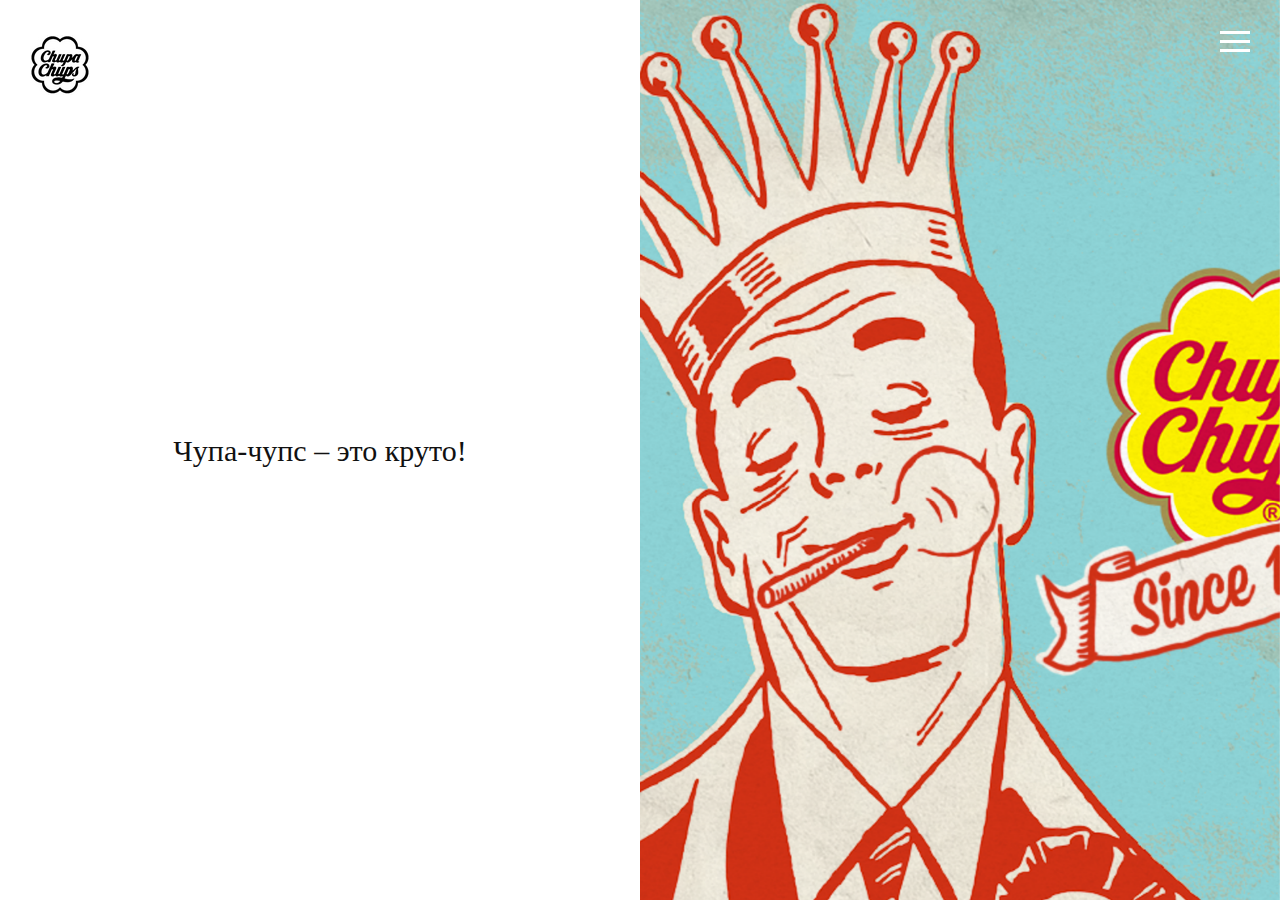
<file: index.html>
<!DOCTYPE html>
<html lang="en">
   <head>
      <meta charset="utf-8">
      <meta http-equiv="X-UA-Compatible" content="IE=edge">
      <meta name="viewport" content="width=device-width, initial-scale=1">
      <meta name="description" content="">
      <meta name="author" content="">
      <title>Чупа-чупс</title>
      <!-- Css -->
      <link href="css/bootstrap.css" rel="stylesheet">
      <link href="css/style.css" rel="stylesheet">
      <link rel="icon" href="https://efremias.github.io/chupa-chups/favicon.png" type="image/png" />
<link rel="shortcut icon" href="https://efremias.github.io/chupa-chups/favicon.png" type="image/png" />
   </head>
   <body>
      <nav class="navbar navbar-default navbar-fixed-top">
         <div class="col-md-12">
            <div class="nav">
               <button class="btn-nav">
               <span class="icon-bar inverted top"></span>
               <span class="icon-bar inverted middle"></span>
               <span class="icon-bar inverted bottom"></span>
               </button>
            </div>
            <a class="navbar-brand" href="index.html">
            <img class="logo" src="img/logo.png" alt="logo">
            </a>
            <div class="nav-content hideNav hidden">
               <ul class="nav-list vcenter">
                  <li class="nav-item"><a class="item-anchor" href="index.html">Главная</a></li>
                  <li class="nav-item"><a class="item-anchor" href="about.html">История</a></li>
                  <li class="nav-item"><a class="item-anchor" href="portfolio.html">Товары</a></li>
                  <li class="nav-item"><a class="item-anchor" href="contact.html">Контакты</a></li>
               </ul>
            </div>
         </div>
      </nav>
      <!-- Header -->
      <div class="span12">
         <div class="col-md-6 no-gutter text-center fill">
            <h2 class="vcenter">Чупа-чупс – это круто!</h2>
         </div>
         <div class="col-md-6 no-gutter text-center">
            <div id="header" data-speed="2" data-type="background">
               <div id="headslide" class="carousel slide" data-ride="carousel">
                  <div class="carousel-inner" role="listbox">
                     <div class="item active">
                        <img src="img/4.jpg" alt="Slide">
                     </div>
                     <div class="item">
                        <img src="img/3.jpg" alt="Slide">
                     </div>
                     <div class="item">
                        <img src="img/1.jpg" alt="Slide">
                     </div>
                     <div class="item">
                        <img src="img/2.jpg" alt="Slide">
                     </div>
                  </div>
               </div>
            </div>
         </div>
      </div>
      <div style="clear:both;"></div>
      <!-- script -->
      <script src="js/jquery.js"></script>
      <script src="js/bootstrap.min.js"></script>
      <script src="js/menu-color.js"></script>
      <script src="js/modernizr.js"></script>
      <script src="js/script.js"></script>
   </body>
</html>
</file>
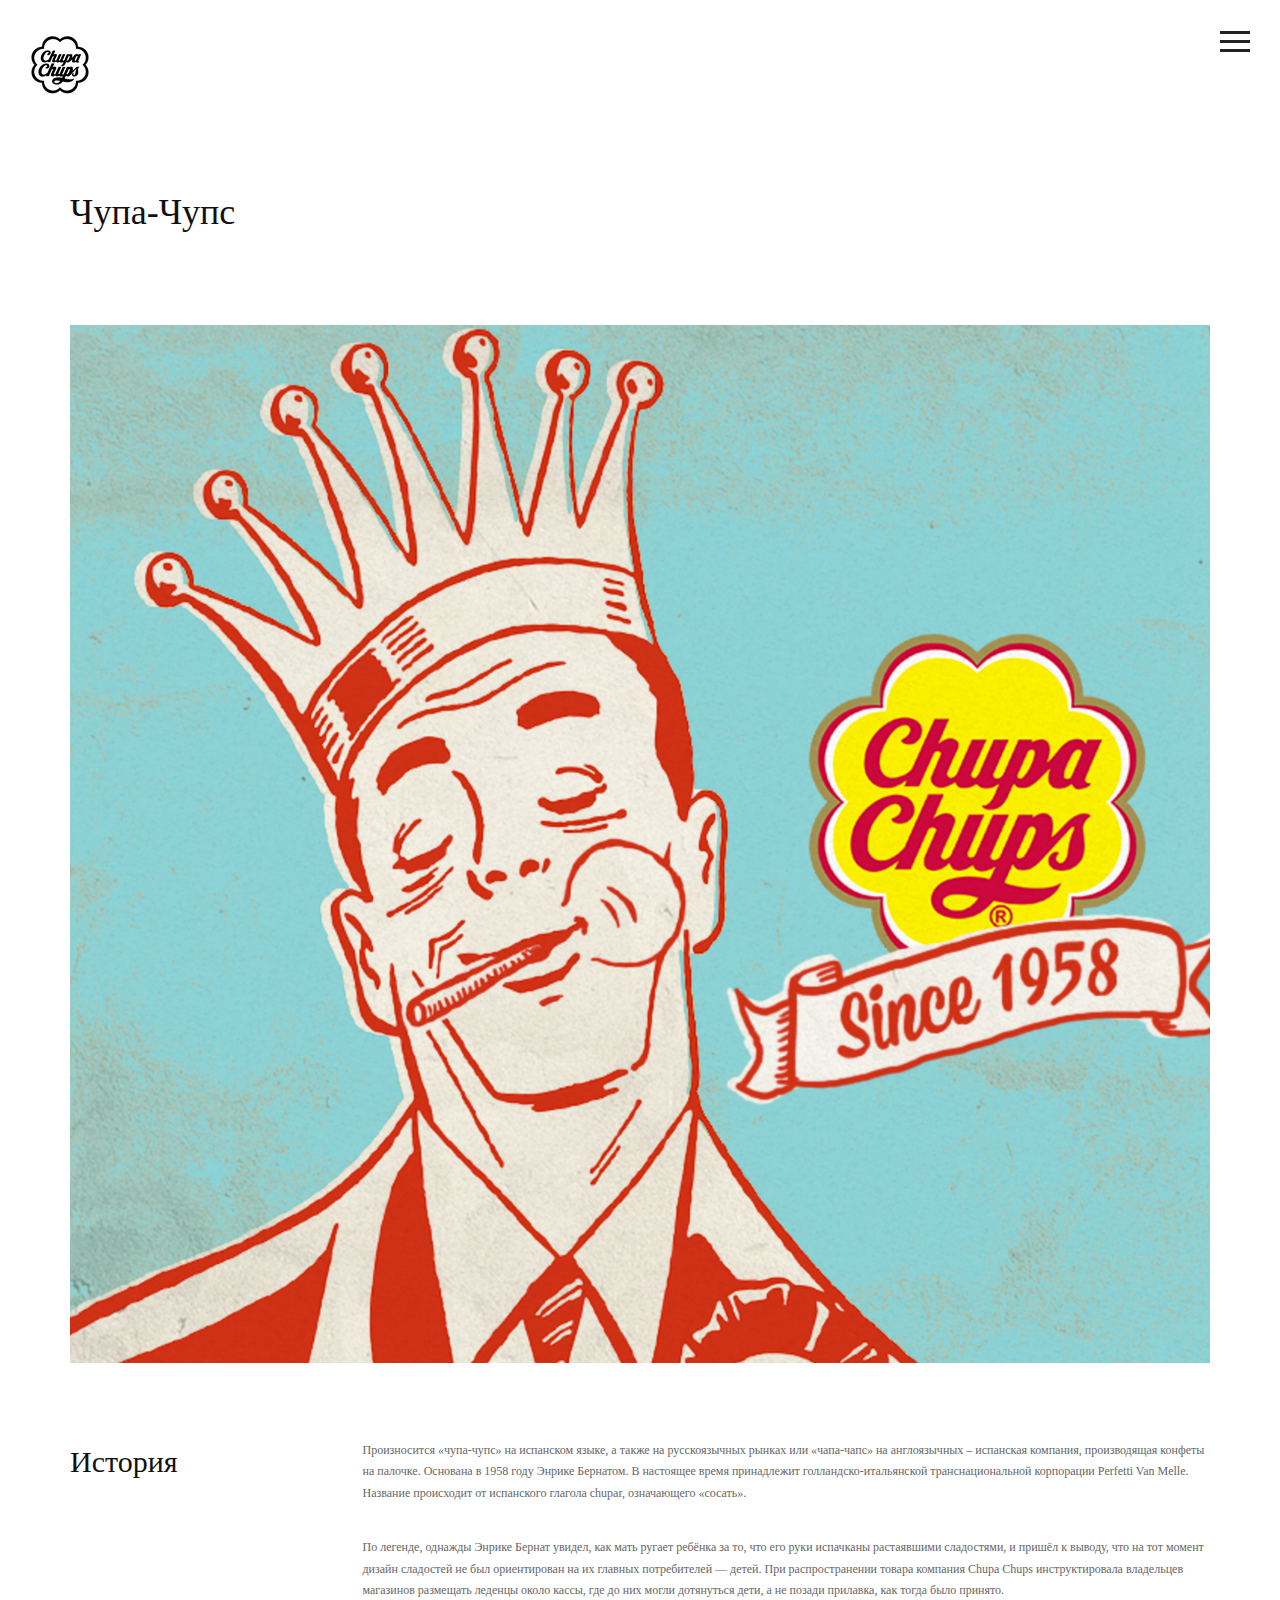
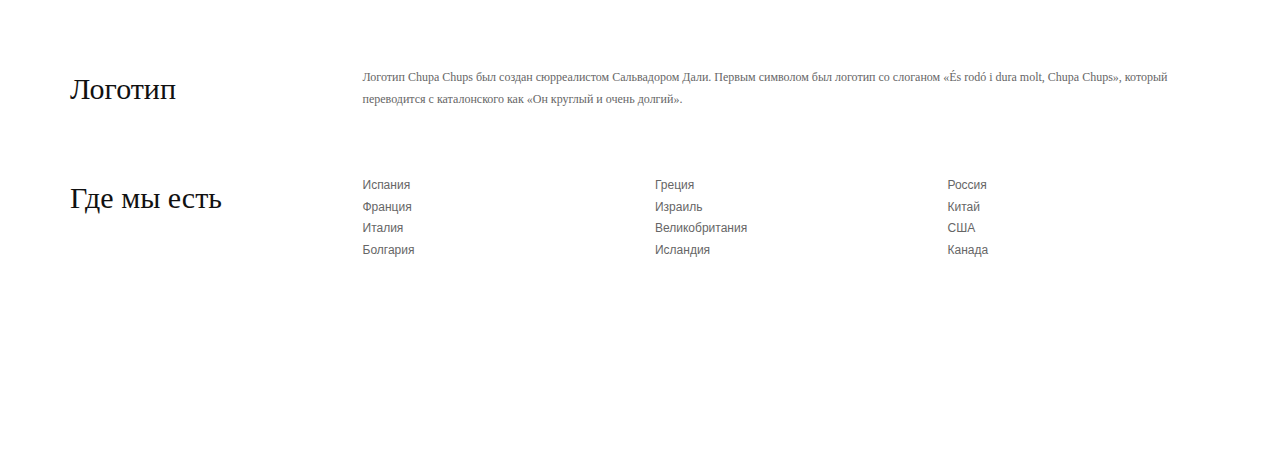
<file: about.html>
<!DOCTYPE html>
<html lang="en">
   <head>
      <meta charset="utf-8">
      <meta http-equiv="X-UA-Compatible" content="IE=edge">
      <meta name="viewport" content="width=device-width, initial-scale=1">
      <meta name="description" content="">
      <meta name="author" content="">
      <title>Echoes - Free HTML Bootstrap Template</title>
      <!-- Css -->
      <link href="css/bootstrap.css" rel="stylesheet">
      <link href="css/style.css" rel="stylesheet">
   </head>
   <body>
      <nav class="navbar navbar-default color-fill navbar-fixed-top">
         <div class="col-md-12">
            <div class="nav">
               <button class="btn-nav">
               <span class="icon-bar top"></span>
               <span class="icon-bar middle"></span>
               <span class="icon-bar bottom"></span>
               </button>
            </div>
            <a class="navbar-brand" href="index.html">
            <img class="logo" src="img/logo.png" alt="logo">
            </a>
            <div class="nav-content hideNav hidden">
               <ul class="nav-list vcenter">
                  <li class="nav-item"><a class="item-anchor" href="index.html">Главная</a></li>
                  <li class="nav-item"><a class="item-anchor" href="about.html">История</a></li>
                  <li class="nav-item"><a class="item-anchor" href="portfolio.html">Товары</a></li>
                  <li class="nav-item"><a class="item-anchor" href="contact.html">Контакты</a></li>
               </ul>
            </div>
         </div>
      </nav>
      <section id="about">
         <div class="container">
            <div class="row">
               <div class="col-md-12">
                  <h1>
                    Чупа-Чупс
                  </h1>
                  <br>
                  <img class="img-responsive margin-top-45" src="img/4.jpg" alt="me">
               </div>
            </div>
            <br>
            <div class="row margin-top-45">
               <div class="col-md-3">
                  <h2>История</h2>
               </div>
               <div class="col-md-9">
                  <p>
                     Произносится «чупа-чупс» на испанском языке, а также на русскоязычных рынках или «чапа-чапс» на англоязычных – испанская компания, производящая конфеты на палочке. Основана в 1958 году Энрике Бернатом. В настоящее время принадлежит голландско-итальянской транснациональной корпорации Perfetti Van Melle. Название происходит от испанского глагола chupar, означающего «сосать».
                  </p>
                  <br>
                  <p>
                     По легенде, однажды Энрике Бернат увидел, как мать ругает ребёнка за то, что его руки испачканы растаявшими сладостями, и пришёл к выводу, что на тот момент дизайн сладостей не был ориентирован на их главных потребителей — детей. При распространении товара компания Chupa Chups инструктировала владельцев магазинов размещать леденцы около кассы, где до них могли дотянуться дети, а не позади прилавка, как тогда было принято.
                  </p>
               </div>
            </div>
            <div class="row margin-top-45">
               <div class="col-md-3">
                  <h2>Логотип</h2>
               </div>
               <div class="col-md-9">
                  <p>
                     Логотип Chupa Chups был создан сюрреалистом Сальвадором Дали. Первым символом был логотип со слоганом «És rodó i dura molt, Chupa Chups», который переводится с каталонского как «Он круглый и очень долгий».
                  </p>
               </div>
            </div>
            <div class="row margin-top-45">
               <div class="col-md-3">
                  <h2>Где мы есть</h2>
               </div>
               <div class="col-md-9">
                  <div class="row">
                     <div class="col-md-4">
                        <ul class="list-unstyled">
                           <li>Испания</li>
                           <li>Франция</li>
                           <li>Италия</li>
                           <li>Болгария</li>
                        </ul>
                     </div>
                     <div class="col-md-4">
                        <ul class="list-unstyled">
                           <li>Греция</li>
                           <li>Израиль</li>
                           <li>Великобритания</li>
                           <li>Исландия</li>
                        </ul>
                     </div>
                     <div class="col-md-4">
                        <ul class="list-unstyled">
                           <li>Россия</li>
                           <li>Китай</li>
                           <li>США</li>
                           <li>Канада</li>
                        </ul>
                     </div>
                  </div>
               </div>
            </div>
         </div>
      </section>
      <!-- script -->
      <script src="js/jquery.js"></script>
      <script src="js/bootstrap.min.js"></script>
      <script src="js/modernizr.js"></script>
      <script src="js/script.js"></script>
   </body>
</html>
</file>
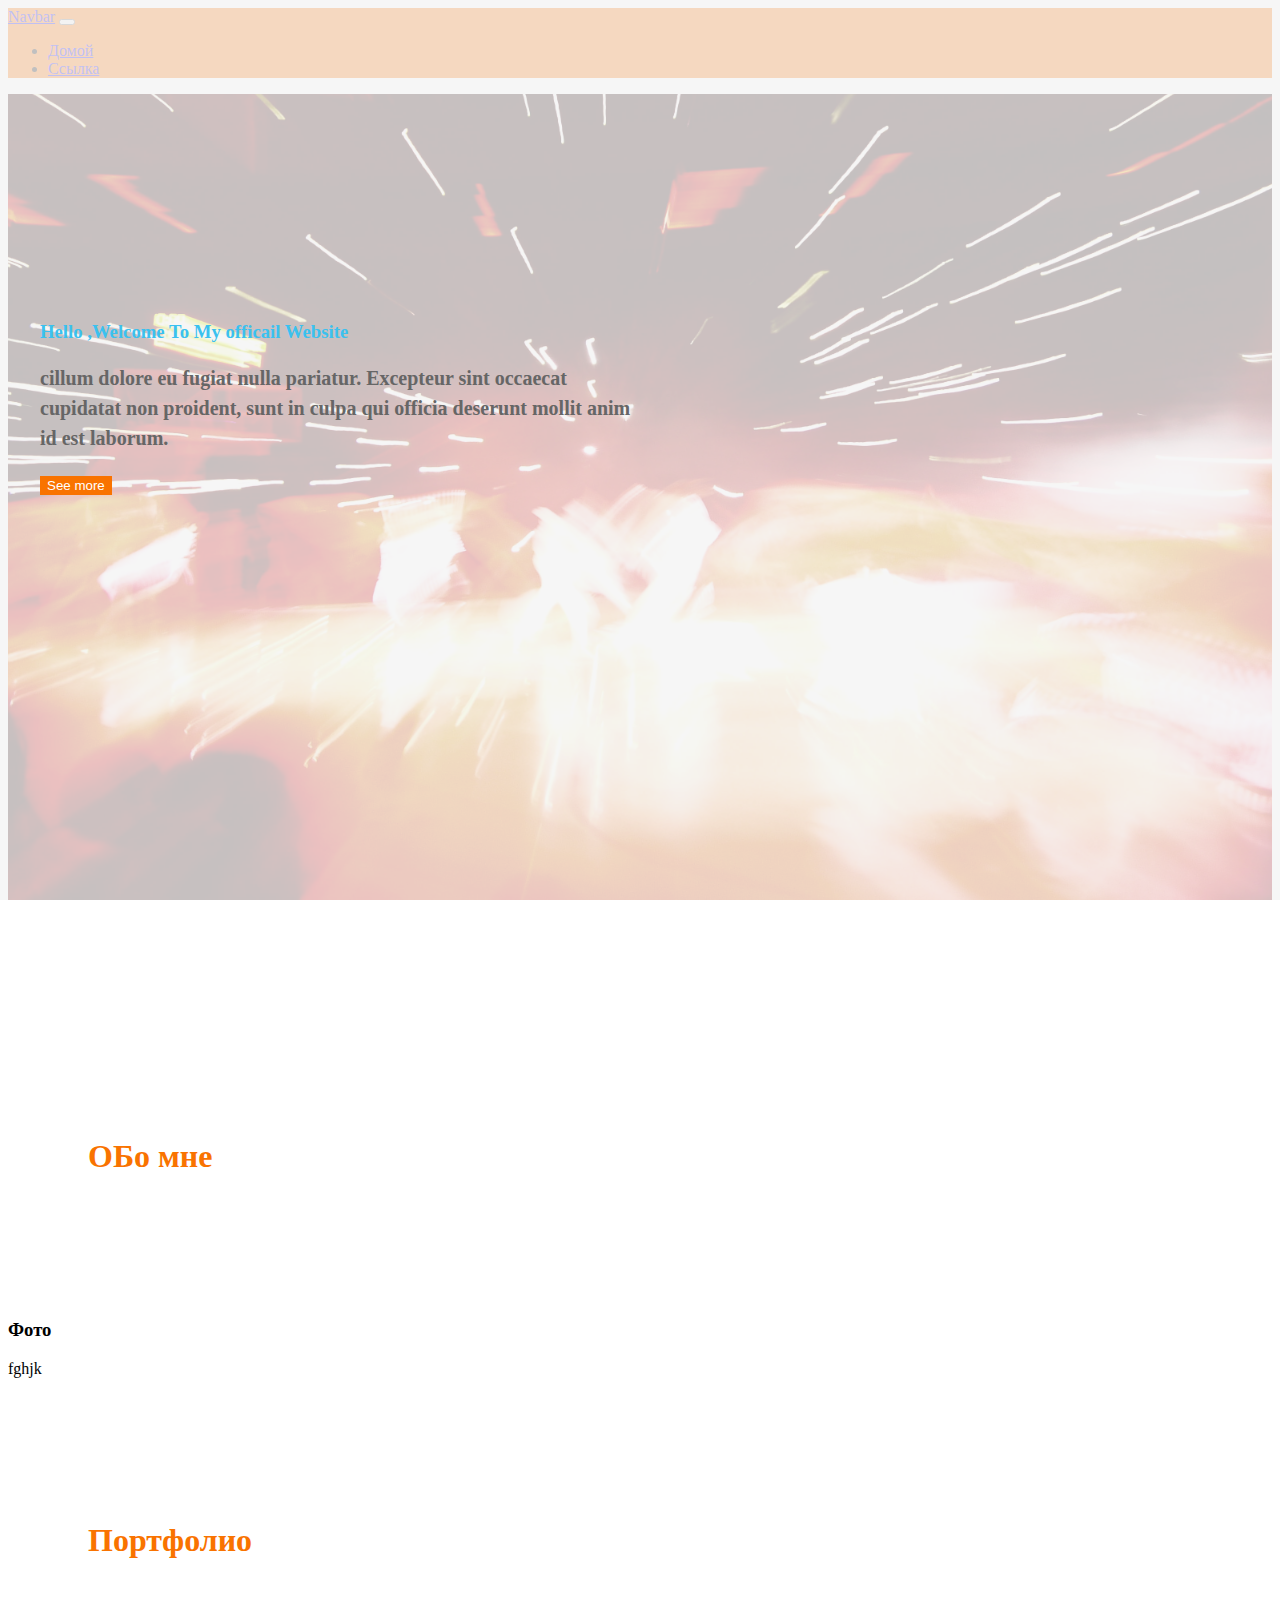
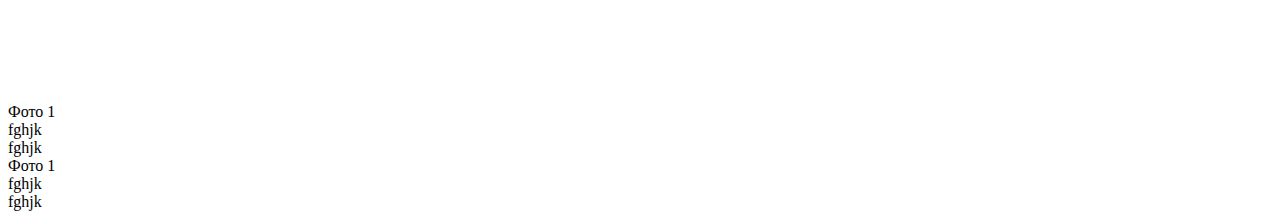
<file: bs_site.html>
<!doctype html>
<html lang="ru">
  <head>

      <title> Сайт на бутстрапе</title>

      <meta charset="utf-8">
      <meta name="viewport" content="width=device-width, initial-scale=1, shrink-to-fit=no">


      <link rel="stylesheet" href="https://stackpath.bootstrapcdn.com/bootstrap/4.1.3/css/bootstrap.min.css" integrity="sha384-MCw98/SFnGE8fJT3GXwEOngsV7Zt27NXFoaoApmYm81iuXoPkFOJwJ8ERdknLPMO" crossorigin="anonymous">
      <link rel="stylesheet" href="css/bs.css">
  </head>
  <body>
   <nav class="navbar navbar-expand-lg navbar-light ">
      <a class="navbar-brand" href="#">Navbar</a>
      <button class="navbar-toggler" type="button" data-toggle="collapse" data-target="#navbarSupportedContent" aria-controls="navbarSupportedContent" aria-expanded="false" aria-label="Toggle navigation">
        <span class="navbar-toggler-icon"></span>
      </button>

      <div class="collapse navbar-collapse" id="navbarSupportedContent">
    <ul class="navbar-nav mr-2">
      <li class="nav-item active">
        <a class="nav-link" href="#">Домой </span></a>
      </li>
      <li class="nav-item">
        <a class="nav-link" href="#">Ссылка</a>
      </li>
    </ul>
    </div>
  </nav>

  <header class="header">
  <div class="overlay"></div>
  <div class="container"> </div>

  <div class="description text-centre">
   <h3><font color="#3AC1EF">
    Hello ,Welcome To My officail Website
    <p>
    cillum dolore eu fugiat nulla pariatur. Excepteur sint occaecat cupidatat non
    proident, sunt in culpa qui officia deserunt mollit anim id est laborum.</p>
    <button class="btn btn-outline-secondary">See more</button>
   </font></h3>
  </div>
</header>


<div class="about" text-centre> <h1> ОБо мне </h1> </div>
<div class="container">
  <div class="row">
    <div class="col-3"> <h3>Фото</h3>
      <div class="col-9"> fghjk </div>
  </div>
</div>

<div class="about" text-centre> <h1> Портфолио </h1> </div>
<div class="container">
  <div class="row">
    <div class="col-md-4 col-sm-6"> Фото 1</div>
    <div class="col-md-4 col-sm-6"> fghjk </div>
    <div class="col-md-4 col-sm-6"> fghjk </div>
  </div>

  <div class="row">
    <div class="col-md-4 col-sm-6"> Фото 1</div>
    <div class="col-md-4 col-sm-6"> fghjk </div>
    <div class="col-md-4 col-sm-6"> fghjk </div>
  </div>
</div>
    <script src="https://code.jquery.com/jquery-3.3.1.slim.min.js" integrity="sha384-q8i/X+965DzO0rT7abK41JStQIAqVgRVzpbzo5smXKp4YfRvH+8abtTE1Pi6jizo" crossorigin="anonymous"></script>
    <script src="https://cdnjs.cloudflare.com/ajax/libs/popper.js/1.14.3/umd/popper.min.js" integrity="sha384-ZMP7rVo3mIykV+2+9J3UJ46jBk0WLaUAdn689aCwoqbBJiSnjAK/l8WvCWPIPm49" crossorigin="anonymous"></script>
    <script src="https://stackpath.bootstrapcdn.com/bootstrap/4.1.3/js/bootstrap.min.js" integrity="sha384-ChfqqxuZUCnJSK3+MXmPNIyE6ZbWh2IMqE241rYiqJxyMiZ6OW/JmZQ5stwEULTy" crossorigin="anonymous"></script>

    <script>
    $(document).ready(function(){
    $ ('.header').height ($(window).height());
  })
    </script>

  </body>
</html>
</file>
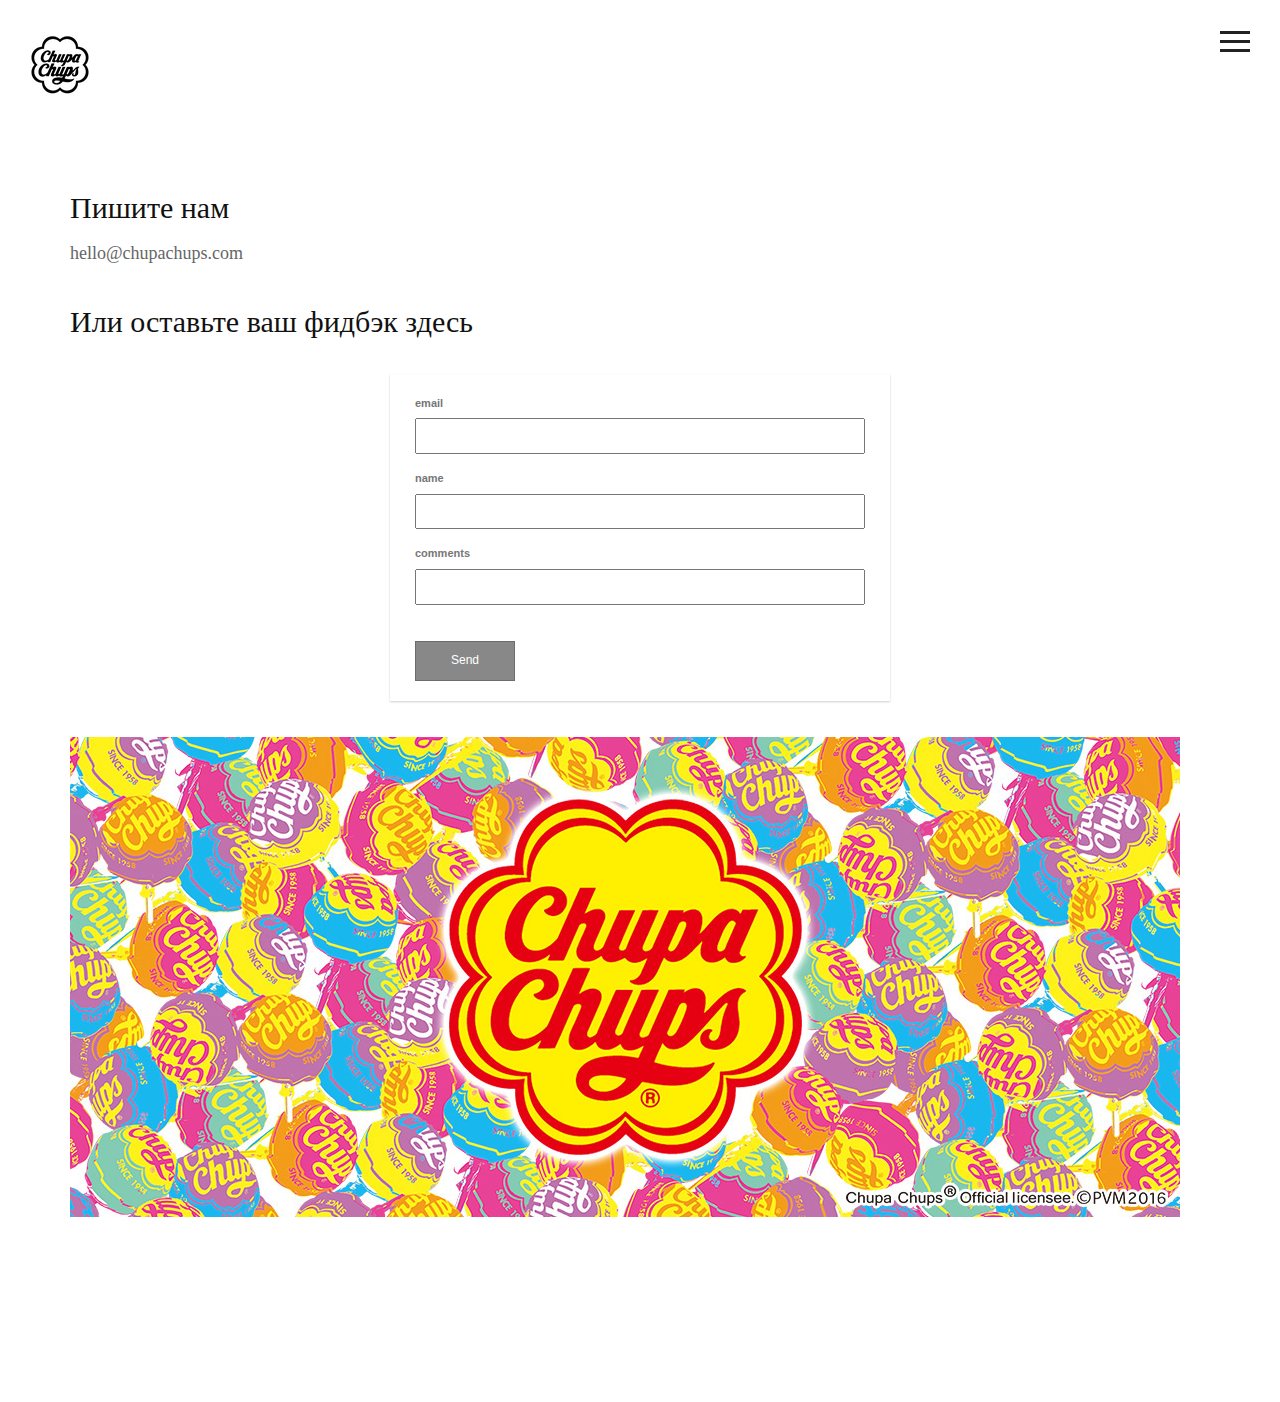
<file: contact.html>
<!DOCTYPE html>
<html lang="en">
   <head>
      <meta charset="utf-8">
      <meta http-equiv="X-UA-Compatible" content="IE=edge">
      <meta name="viewport" content="width=device-width, initial-scale=1">
      <meta name="description" content="">
      <meta name="author" content="">
      <title>Echoes - Free HTML Bootstrap Template</title>
      <!-- Css -->
      <link href="css/bootstrap.css" rel="stylesheet">
      <link href="css/style.css" rel="stylesheet">
   </head>
   <body>
      <nav class="navbar navbar-default color-fill navbar-fixed-top">
         <div class="col-md-12">
            <div class="nav">
               <button class="btn-nav">
               <span class="icon-bar top"></span>
               <span class="icon-bar middle"></span>
               <span class="icon-bar bottom"></span>
               </button>
            </div>
            <a class="navbar-brand" href="index.html">
            <img class="logo" src="img/logo.png" alt="logo">
            </a>
            <div class="nav-content hideNav hidden">
               <ul class="nav-list vcenter">
                  <li class="nav-item"><a class="item-anchor" href="index.html">Главная</a></li>
                  <li class="nav-item"><a class="item-anchor" href="about.html">История</a></li>
                  <li class="nav-item"><a class="item-anchor" href="portfolio.html">Товары</a></li>
                  <li class="nav-item"><a class="item-anchor" href="contact.html">Контакты</a></li>
               </ul>
            </div>
         </div>
      </nav>
      <section>
         <div class="container">
            <div class="row">
               <div class="col-md-12">
                  <h2>
                     Пишите нам
                  </h2>

                  <h4><a href="mailto:hello@chupachups.com">hello@chupachups.com</a></h4>
               </div>
            </div>
<br>
            <h2>
               Или оставьте ваш фидбэк здесь
            </h2>

            <form id="myform" method="post">
            <label>email</label>
            <input type="text" name="email" />
            <label>name</label>
            <input type="text" name="name" />
            <label>comments</label>
            <input type="text" name="comments" />
            <br><br>
            <button>
            Send
            </button>
            </form>

            <script type="text/javascript" src="https://ajax.googleapis.com/ajax/libs/jquery/2.1.1/jquery.min.js"></script>

            <script type="text/javascript" src="https://cdn.emailjs.com/sdk/2.2.4/email.min.js"></script>
            <script type="text/javascript">
               (function(){
                  emailjs.init("user_hSnHVYtS3Kx61ikneWEJE");
               })();


          var myform = $("form#myform");
myform.submit(function(event){
	event.preventDefault();

  // Change to your service ID, or keep using the default service
  var service_id = "default_service";
  var template_id = "template_cn7i52qm";

  myform.find("button").text("Sending...");
  emailjs.sendForm(service_id,template_id,myform[0])
  	.then(function(){
    	alert("Sent!");
       myform.find("button").text("Send");
    }, function(err) {
       alert("Send email failed!\r\n Response:\n " + JSON.stringify(err));
       myform.find("button").text("Send");
    });
  return false;
});

</script>


            <div class="row margin-top-5">
               <div class="col-md-12">
                  <img class="img-responsive margin-top-30" src="img/5.jpg" alt="me">
               </div>
            </div>
         </div>
         </div>
      </section>
      <!-- script -->
      <script src="js/jquery.js"></script>
      <script src="js/bootstrap.min.js"></script>
      <script src="js/modernizr.js"></script>
      <script src="js/script.js"></script>
   </body>
</html>
</file>
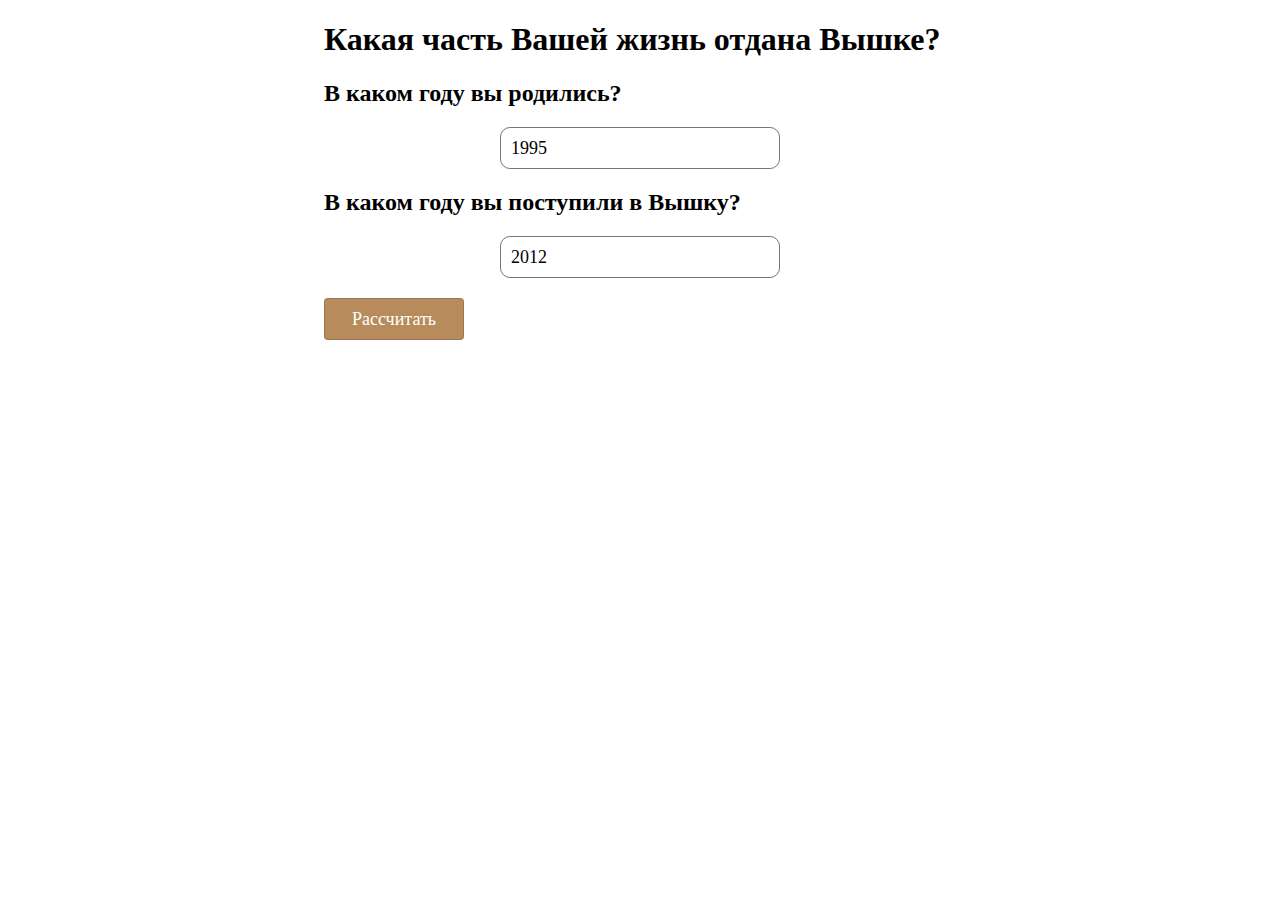
<file: hse_game.html>
<!doctype html>
<html>
<head>
  <meta charset="utf-8">
  <link rel="stylesheet" href="css/hsegame.css"
</head>
<body>

  <div class="game" id="game">
    <h1>Какая часть Вашей жизнь отдана Вышке?</h1>
    <label> <h2> В каком году вы родились?</h2> </label>
    <div id="birth">

    <select name="birthyear" id="birthyear">
      <option value="1900" data-reactid="56">1900</option><option value="1901" data-reactid="57">1901</option><option value="1902" data-reactid="58">1902</option><option value="1903" data-reactid="59">1903</option><option value="1904" data-reactid="60">1904</option>
      <option value="1905" data-reactid="61">1905</option><option value="1906" data-reactid="62">1906</option><option value="1907" data-reactid="63">1907</option><option value="1908" data-reactid="64">1908</option><option value="1909" data-reactid="65">1909</option>
      <option value="1910" data-reactid="66">1910</option>
      <option value="1911" data-reactid="67">1911</option><option value="1912" data-reactid="68">1912</option><option value="1913" data-reactid="69">1913</option><option value="1914" data-reactid="70">1914</option><option value="1915" data-reactid="71">1915</option>
      <option value="1916" data-reactid="72">1916</option><option value="1917" data-reactid="73">1917</option><option value="1918" data-reactid="74">1918</option><option value="1919" data-reactid="75">1919</option><option value="1920" data-reactid="76">1920</option>
      <option value="1921" data-reactid="77">1921</option><option value="1922" data-reactid="78">1922</option><option value="1923" data-reactid="79">1923</option><option value="1924" data-reactid="80">1924</option><option value="1925" data-reactid="81">1925</option>
      <option value="1926" data-reactid="82">1926</option><option value="1927" data-reactid="83">1927</option><option value="1928" data-reactid="84">1928</option><option value="1929" data-reactid="85">1929</option><option value="1930" data-reactid="86">1930</option>
      <option value="1931" data-reactid="87">1931</option><option value="1932" data-reactid="88">1932</option><option value="1933" data-reactid="89">1933</option><option value="1934" data-reactid="90">1934</option><option value="1935" data-reactid="91">1935</option>
      <option value="1936" data-reactid="92">1936</option><option value="1937" data-reactid="93">1937</option><option value="1938" data-reactid="94">1938</option><option value="1939" data-reactid="95">1939</option><option value="1940" data-reactid="96">1940</option>
      <option value="1941" data-reactid="97">1941</option><option value="1942" data-reactid="98">1942</option><option value="1943" data-reactid="99">1943</option><option value="1944" data-reactid="100">1944</option><option value="1945" data-reactid="101">1945</option>
      <option value="1946" data-reactid="102">1946</option><option value="1947" data-reactid="103">1947</option><option value="1948" data-reactid="104">1948</option><option value="1949" data-reactid="105">1949</option><option value="1950" data-reactid="106">1950</option>
      <option value="1951" data-reactid="107">1951</option><option value="1952" data-reactid="108">1952</option><option value="1953" data-reactid="109">1953</option><option value="1954" data-reactid="110">1954</option><option value="1955" data-reactid="111">1955</option>
      <option value="1956" data-reactid="112">1956</option><option value="1957" data-reactid="113">1957</option><option value="1958" data-reactid="114">1958</option><option value="1959" data-reactid="115">1959</option>
      <option value="1960" data-reactid="116">1960</option><option value="1961" data-reactid="117">1961</option><option value="1962" data-reactid="118">1962</option><option value="1963" data-reactid="119">1963</option><option value="1964" data-reactid="120">1964</option>
      <option value="1965" data-reactid="121">1965</option><option value="1966" data-reactid="122">1966</option><option value="1967" data-reactid="123">1967</option><option value="1968" data-reactid="124">1968</option><option value="1969" data-reactid="125">1969</option>
      <option value="1970" data-reactid="126">1970</option><option value="1971" data-reactid="127">1971</option><option value="1972" data-reactid="128">1972</option><option value="1973" data-reactid="129">1973</option><option value="1974" data-reactid="130">1974</option>
      <option value="1975" data-reactid="131">1975</option><option value="1976" data-reactid="132">1976</option><option value="1977" data-reactid="133">1977</option><option value="1978" data-reactid="134">1978</option><option value="1979" data-reactid="135">1979</option>
      <option value="1980" data-reactid="136">1980</option><option value="1981" data-reactid="137">1981</option><option value="1982" data-reactid="138">1982</option><option value="1983" data-reactid="139">1983</option><option value="1984" data-reactid="140">1984</option>
      <option value="1985" data-reactid="141">1985</option><option value="1986" data-reactid="142">1986</option><option value="1987" data-reactid="143">1987</option><option value="1988" data-reactid="144">1988</option><option value="1989" data-reactid="145">1989</option>
      <option value="1990" data-reactid="146">1990</option><option value="1991" data-reactid="147">1991</option><option value="1992" data-reactid="148">1992</option><option value="1993" data-reactid="149">1993</option><option value="1994" data-reactid="150">1994</option>
      <option value="1995" data-reactid="151">1995</option><option value="1996" data-reactid="152">1996</option><option value="1997" data-reactid="153">1997</option><option value="1998" data-reactid="154">1998</option><option selected="" value="1999" data-reactid="155">1999</option>
      <option value="2000" data-reactid="156">2000</option><option value="2001" data-reactid="157">2001</option><option value="2002" data-reactid="158">2002</option><option value="2003" data-reactid="159">2003</option><option value="2004" data-reactid="160">2004</option>
      <option value="2005" data-reactid="161">2005</option><option value="2006" data-reactid="162">2006</option><option value="2007" data-reactid="163">2007</option><option value="2008" data-reactid="164">2008</option><option value="2009" data-reactid="165">2009</option>
      <option value="2010" data-reactid="166">2010</option><option value="2011" data-reactid="167">2011</option><option value="2012" data-reactid="168">2012</option><option value="2013" data-reactid="169">2013</option><option value="2014" data-reactid="170">2014</option>
      <option value="2015" data-reactid="171">2015</option><option value="2016" data-reactid="172">2016</option><option value="2017" data-reactid="173">2017</option>
      <option value="2018" data-reactid="174">2018</option>
      <option value="2019" data-reactid="175">2019</option>
    </select>

  </div>

<label> <h2> В каком году вы поступили в Вышку?</h2> </label>
<div id="hse">
    <select name="hseyear" id="hseyear">
      <option value="1992" data-reactid="148">1992</option><option value="1993" data-reactid="149">1993</option><option value="1994" data-reactid="150">1994</option>
  <option value="1995" data-reactid="151">1995</option><option value="1996" data-reactid="152">1996</option><option value="1997" data-reactid="153">1997</option><option value="1998" data-reactid="154">1998</option><option selected="" value="1999" data-reactid="155">1999</option>
  <option value="2000" data-reactid="156">2000</option><option value="2001" data-reactid="157">2001</option><option value="2002" data-reactid="158">2002</option><option value="2003" data-reactid="159">2003</option><option value="2004" data-reactid="160">2004</option>
  <option value="2005" data-reactid="161">2005</option><option value="2006" data-reactid="162">2006</option><option value="2007" data-reactid="163">2007</option><option value="2008" data-reactid="164">2008</option><option value="2009" data-reactid="165">2009</option>
  <option value="2010" data-reactid="166">2010</option><option value="2011" data-reactid="167">2011</option><option value="2012" data-reactid="168">2012</option><option value="2013" data-reactid="169">2013</option><option value="2014" data-reactid="170">2014</option>
  <option value="2015" data-reactid="171">2015</option><option value="2016" data-reactid="172">2016</option><option value="2017" data-reactid="173">2017</option>
  <option value="2018" data-reactid="174">2018</option>
  <option value="2019" data-reactid="175">2019</option>
</select>
</div>

<button class="button" onclick="calc()" style="background-color:#B78B5C;" data-reactid="174">Рассчитать</button>

</div>

<div id="res" style="display: none;">

</div>


<script>

var birth_year = document.getElementById('birthyear');
birth_year.value="1995";

var hse_year = document.getElementById('hseyear');
hse_year.value="2012";

function calc() {
  var cur_date = new Date();
  var result = Math.round((cur_date.getFullYear() - hse_year.value)/(cur_date.getFullYear() - birth_year.value)*100);


  console.log(result);

  document.getElementById('res').innerHTML = "<h1> Вы провели в Вышке " + result + " % к своей жизни </h1>"
  document.getElementById('game').style['display'] = 'none';
  document.getElementById('res').style['display'] = 'block';


};



</script>
</body>
</html>
</file>
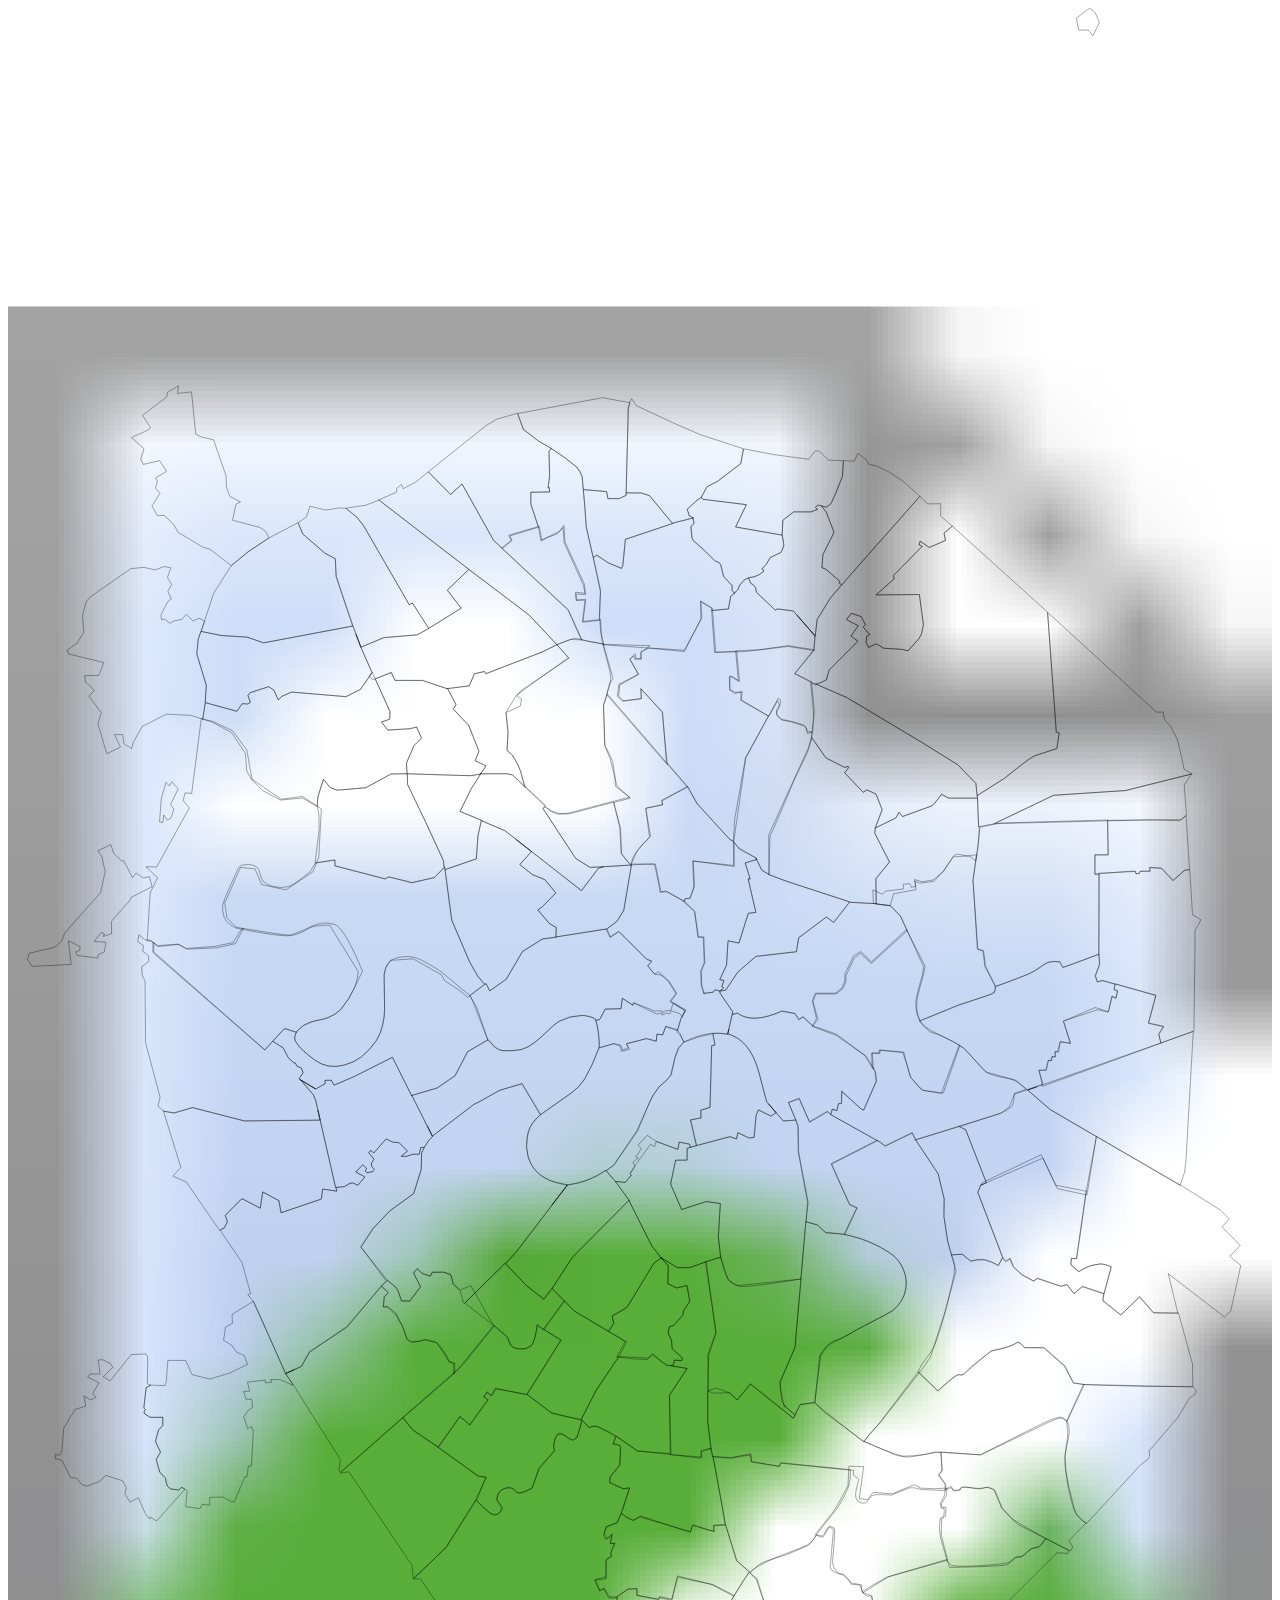
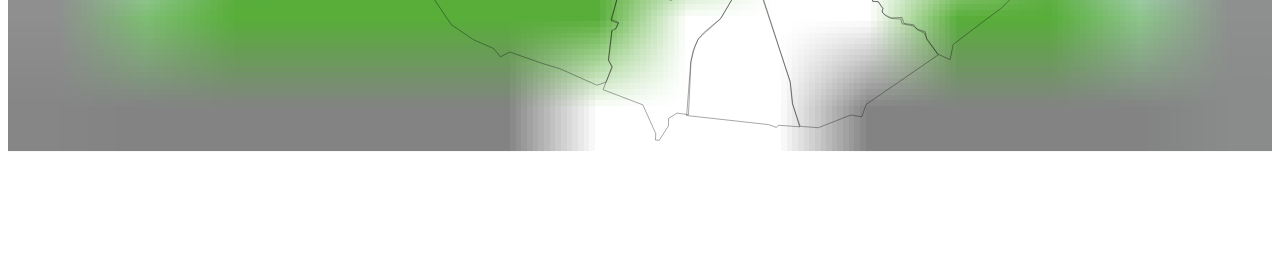
<file: map_small (2).html>
<!DOCTYPE html>
<html class="gr__webbeaver_ru"><head>
</head>
<body data-gr-c-s-loaded="true">
  <svg id="Слой_1" data-name="Слой 1" xmlns="http://www.w3.org/2000/svg" xmlns:xlink="http://www.w3.org/1999/xlink" viewBox="0 0 360 528.93">
    <defs>

    </defs>
    <image width="1500" height="1985" transform="translate(0 52.53) scale(0.24)" xlink:href="https://pp.userapi.com/c851236/v851236803/1abb4/Ppv3MuaCW8A.jpg"/>
    <path id="path3317" class="cls-1" d="M51,225.55h1.29l1.69,1.6,6-.64,2.42,1.37,8.52-.4,5.23-1.21L78.4,222l-2.09-.41L73.73,219l-.64-4.27,4.5-10.13,4.11.4,1.93,4.5L90.55,211l7.64-5.15,1.69-4.18.72-13.76-5.39-3.54-6,.81-8.37-5.72-1.45-8.28-4-5.47L69.71,163l-3.3-.8-2.74,21.32-1.9-.16-.51,2.17L63,187.65,53.7,204.47l-3.06-.08,3.3,3.13-2.09,4.35Z" transform="translate(-11.36 40.18)"/>
    <path id="path3518" class="cls-1" d="M228.07,161.56l-8-4.55.09-2.32-1.91.34-1.34-1-.09-3.62c.66-.83,1.68.57,2.54,1l-.75-8.48,6.81-.34,8.11-1.17,7.52,1.21-5.57,6.78,4.73,2.28s.75,7.28.75,7.93-.37,6.31-.37,6.31l-1.53.55s-.28-1.83-.84-2.11a34.24,34.24,0,0,0-4-1.32,12.54,12.54,0,0,1-2.6-.55,3,3,0,0,1-1.24-1.19,3,3,0,0,1-.12-1.53c.13-.44.7-.68.76-1.26a3.07,3.07,0,0,0-.46-1.43Z" transform="translate(-11.36 40.18)"/>
    <path id="_116460064" data-name=" 116460064" class="cls-1" d="M194.2,141.45l-2.59,2,.11,1.79-1.84.05-.27-.94-1.12,1,2.43,4.31-5.3,2.94-.32,3.13,1.23,1.38,5.18-.56-.16-2.9,6.12,6.6,1.47,15.07-17.27-19.95,1.16-4.26-.2-2.21-2-7.84Z" transform="translate(-11.36 40.18)"/>
    <path id="path3506" class="cls-1" d="M288.2,193.12l5.85-1.18,30.59-.86V201l-3.74-.07.06,5.71h1.25l-.2,22.78L311.9,233.1a11.58,11.58,0,0,0-1-1.38,4.06,4.06,0,0,0-3-.2c-1.27.35-2.45,1.76-4.72,2.89s-10.57,4.13-10.57,4.13l-3-5.64-.59-4.66-1.57-.4-1.25-19.49,1.12-7.75Z" transform="translate(-11.36 40.18)"/>
    <path id="path3500" class="cls-1" d="M312,248.39l2,6.3-3-.46-.39,2.89-1-.13.13,1.57-1.05-.13-.07,1.25-.85-.2-.72,2.89h-2l.95,4.56,33.77-12.3-.65-2.37,1.38-2.29-4.4-1,2.23-7.94-11.62-3.28-.33,1.51,1,.39-.46,2.1-1.12-.53-1,4.47L321,244.49Z" transform="translate(-11.36 40.18)"/>
    <path id="path3498" class="cls-1" d="M271,248.32l11.42-4.72s7.55-2.26,9-3,.76-.31,1-.65a4.79,4.79,0,0,0,.26-1.51s7.32-2.56,9.52-3.61,3.87-2.63,5.25-3.09a13,13,0,0,1,3.54-.39l.79,1.77,10.31-3.87.13,2.89-1.12,3.34.53,1.65,1.44-.27,3.61,1-.33,1.64,1.05.39-.46,2-1.18-.46-1.05,4.4-2.95-.72-9.85,3.21,2,6.37-2.89-.39-.72,2.82-.73-.06-.06,1.5-.92.07-.13.92h-.85l-.66,2.76-2,.06,1.19,3.94-4.53,1.58a22.42,22.42,0,0,0-3.32-2.5c-1.39-.76-4.38-1-5.71-1.47a7,7,0,0,1-2.83-1.25c-1.45-1-4.55-5.28-6.48-6.77a33.77,33.77,0,0,0-6.27-3.42c-1.52-.71-2.41-.62-3.09-1.09a15.49,15.49,0,0,1-2.35-2.31A3.57,3.57,0,0,1,271,248.32Z" transform="translate(-11.36 40.18)"/>
    <polygon id="_116432264" data-name=" 116432264" class="cls-1" points="290.27 308.13 290.51 308.16 293.03 307.26 293.03 307.26 290.43 308.19 296.85 313.76 309.98 321.42 307.29 338.08 298.81 336.23 294.78 327.56 276.96 335.3 278.66 334.57 272.78 319.5 270.86 318.51 282.85 314.77 285.18 312.96 286.69 309.32 290.27 308.13"/>
    <path id="path3426" class="cls-1" d="M261.17,284l-2.23-1.62L245.67,275l.37-1.57,1.39.46.42-1.95.93-.19-.05-3.57,5.38,5,1,.61,3.58-8.31-.19-2.65-1-1.58-.19-3.71,2.18.05,0-1,7,.61,1.86,7.1,2.6,3,1.21.79,5,.89,5.08-13.68,1.25.66s4.22,4.47,6.53,7c2.19.49,6.7,1.76,8.42,2.27,1.5,1.22,2.9,2.58,2.9,2.58L297.93,269s0,3-.64,3.69a9.13,9.13,0,0,1-2.71,1.67c-1.25.67-24.78,7.87-24.78,7.87l-.93-1.95Z" transform="translate(-11.36 40.18)"/>
    <path id="path3440" class="cls-1" d="M323.52,325.91l2.1-7.61a21.82,21.82,0,0,0-2.82-.79,14.25,14.25,0,0,0-3.94.79c-.39.26-2.49,1.44-2.49,1.44l-2.24-1.9.07-1.9h1.58l2.69-19.17,2.88-15.58,24.16,14,11.16,7,2.53,2.51L357.09,307l5.23,5.26-3,3.09,3.15,2.62-2.87,13-1.79,1.66-16-12.34,2.75,11.29-6.82-.13-4.14-4.4-5.32,5-5.12-4.27Z" transform="translate(-11.36 40.18)"/>
    <path id="_116449952" data-name=" 116449952" class="cls-1" d="M212.32,393.68,206.37,392l-.7,1.82-14.25-4.25-2,1-1.78-.74-1.59-1.28-1.31,2.64-3.06,1.21-.72,2.36.76,1.24,1.6-1.15-.49,2.35,1.17-.09-1,2.95.2.76-1.57,1.07.1,5.25-3.28.49,1.43,3.05,1.29-.63,1.17,2.58,1.72.13,3.82-2.56,2.58-.12,0,1.86,6,1.11.62-.49,3.27.77,1.79-6.63,9.67,2.13,6.28,3.36,4.39-7-3.52-3.1-3.22-10.21-3.41.19Z" transform="translate(-11.36 40.18)"/>
    <path id="path3448" class="cls-1" d="M183.42,421.7l-1,8.67,1.08,1.92-1.8,4.35-2.59.87-10.64-4.73-4.86-1.44-9.32-3.28-2.69,1.37-2-2.42-5.51-2.37-6.5-4.4-8.73-13h-2.17l.13-.27,1.84-1.57,7.42-7,8.6-13.59a29.36,29.36,0,0,0,3.87,3.54c1,.52,1.7.71,2.3.46a1.85,1.85,0,0,0,1.11-1.64c0-.75-1.44-1.78-1.44-2.69a3.91,3.91,0,0,1,1.44-2.63,4.12,4.12,0,0,1,2.76-.46c.79.15,1.22,1.22,2.17,1.32s3.61-1.25,3.61-1.25l2.16-5.91,4.27-4.86a4.65,4.65,0,0,1-.13-1.64c.12-.71.53-2.5,1.25-2.89s2.23.4,2.23.4,1,1.34,2.23,1.05S174.9,362,174.9,362l2,2.17s.72-.86,2.89,0a34,34,0,0,1,4.66,2.42l-.79,2.3s2,.13,2.1.72-.26,5.25-.26,5.25l-2.69,3.48-.13,1.58,3.8,1.64,1.91-.26L186.26,388l-1.38,3.28-3.07,1.15-.59,1.93.68,1.38,1.63-1.32-.55,2.7,1.34-.05L183,399.83l.33.92-1.51.85-.19,5.12-3,.72,1.24,3,1.25-.52,1.44,2.36,2.43.2-1.9,6.3,2.17.85-.77,1.79-.35.25" transform="translate(-11.36 40.18)"/>
    <path id="path3908" class="cls-1" d="M241.24,394.62c1.69.67,2.2.93,2.37.59s1.68-2.78,1.68-2.78l1.18.67-.84,9.62a1.88,1.88,0,0,0,.51,2.19,9,9,0,0,0,3,1.09l1.85,1.86s.34.93.68.93S254,409,254,409l.84,2.19,7.25-4.55L279,401.87l-1.85-7.17.17-4.72,1.09-.59.09-2.53-1.18-.08-.09-.93,1.44-2.53.08-1.94-3.46.17-4-.17-1.86-1L263.25,383l-5.48-.42-1.6,2.11-2.36-.34,1.26-9.11-4.21-.08-.26,5.48-3.54,6.58Z" transform="translate(-11.36 40.18)"/>
    <path id="path3450" class="cls-1" d="M195.78,453.13l1.05.07,2.62-4.07.07-2.17,2.36-1.51,3.29.46.72-15.1,1.05-4.2,1.05-2.36,6.37-5.71,3.87-6.57-6-3.08L202,406.39,200.51,413l-3.68-.72-.07.79-6.3-1.18.07-2-2.56.27-3,2.08-1.75,7,2,.59-.71,1.5-1.17.68-1,8.31,1,2-2.48,6.46,11.31,4.33,3.67,8.14Z" transform="translate(-11.36 40.18)"/>
    <path id="path3456" class="cls-1" d="M138.67,348.56l-.13-2.76-1.45-.45-1.18-2.24-2.36-3.21L130.2,339l-1.84.52-2,.27-1.31-.86-1.51-4-1.71-3.42-2.3-1.83-1.31.13.33-3,1.11-1.12-2-1.9-9.78,11.81-10.63,6.9-2.36,4.2-4.53,2,2.69,3.87,3.15,5.12L106,373.18l-.3,3.05.32.63,21.51-18.71Z" transform="translate(-11.36 40.18)"/>
    <path id="path3454" class="cls-1" d="M149.73,335.33l-6.51-11.6-3,1.2-2-1.64-.73-2.82-2.16-.66h-3.15l-.46,1.18-2.5-.85L128,318.69,126.85,320l2,3.94-3.09,4.13h-2.36l-1.12-3.48-2.75-2.43-1.84,1.64,2,1.91-1.18,1.18-.2,2.82,1.25.2,2.29,2.17,2,3.54L125,339l1.11.79,2.36-.2,1.78-.4,3.08.73,2,2.75,1.64,2.76,1.31.39,0,3,3-3Z" transform="translate(-11.36 40.18)"/>
    <path id="path3460" class="cls-1" d="M149.74,335l3.83,3.15a8.34,8.34,0,0,0,1.05,2.56,3.61,3.61,0,0,0,2.3,1,4.45,4.45,0,0,0,3.54-.92c1.06-1.06,1.58-6.11,1.58-6.11l2.1,1.64,4.79,2.82-9.71,15.56L150.29,353l-1.12,2.1-1.38-1.18-.78,1.31,1,1-5.12,7.22-2.82-2.5-6.11,8.73L126.79,365l-3.07-3.67,15.91-13.95Z" transform="translate(-11.36 40.18)"/>
    <path id="_116450720" data-name=" 116450720" class="cls-1" d="M236.82,449.36l-6-.45-.62.62-2.23-.8-23.32-2.58,1.16-15.22.62-3,1.34-3.21,1.69-2.14,4.89-4.09.73-1.23,4.26-7.23,1.51-2.4,1.66-2.27,2.06,2.12,2.25,6.92,7.38,22.34.63,6,2,6.68Z" transform="translate(-11.36 40.18)"/>
    <path id="path3462" class="cls-1" d="M127.12,407.05l-.4-.26-.26-3.35-18-26.72-2.17.33H106l17.84-15.84,2.65,3.44,7.41,5.12L145.43,378l2.17.19-3,6.5-8.33,13.33Z" transform="translate(-11.36 40.18)"/>
    <path id="path3458" class="cls-1" d="M141.48,328.68l8.18,6.34a51.1,51.1,0,0,1,3.84,3.5c.81,1,.57,2.17,1.65,2.76a5.41,5.41,0,0,0,4.92-.2c1.36-1,2.1-6,2.1-6l1.71,1.25,6-8.27-3.61-3.55-2.3,2.95-5-3.8-6-6.44Z" transform="translate(-11.36 40.18)"/>
    <path id="path3464" class="cls-1" d="M188.43,381.32,186,388.4l1.27,1,2,1.18,2.23-1.24,14.18,4.59.72-2.1,6.11,2-.13-1.91,3.28-.13-2-11.49-1.51-8-.59-2.29-2.82.72.26,1.84-9.06-.79-9.32-1-6-4.21-.92,2.17s2,.26,2.11.66-.14,5.38-.14,5.38l-2.82,3.28-.06,1.64,4,1.91Z" transform="translate(-11.36 40.18)"/>
    <path id="path3476" class="cls-1" d="M184.42,366.48l6.24,4.34,9.52.72-.4-16.68,5-7.55-2.2-.36-3.7-.67-1.45-1-2.49-2.23-1.19,1.31-8.4-.46-6.3,9.45-4.46,8.41,2.36,2.43a3.35,3.35,0,0,1,1.77-.53C179.57,363.73,184.49,366.55,184.42,366.48Z" transform="translate(-11.36 40.18)"/>
    <path id="path3474" class="cls-1" d="M278.36,381.84s1.11-1,1.57-.92.31,1,.73,1.19a2.44,2.44,0,0,0,1.7-.14c.38-.19-.13-.5.72-.85s3.88.52,5,.46,1.68-.54,2.37-.46a7.47,7.47,0,0,1,2,.92l2,4.92s4,4.53,4.85,4.93S314,399.3,314,399.3l.59-1.18-1.11-1.77,5-5.12a5.83,5.83,0,0,1-3.09-2.89c-1.37-2.42-2.85-11.06-3-14a16.59,16.59,0,0,1,.53-5.19,25.71,25.71,0,0,0,.72-3.74,6.55,6.55,0,0,0-.53-2.89,2.78,2.78,0,0,0-1.51-1.18c-.52-.17,0-.34-1.77.07s-9.12,4.2-9.12,4.2l-12.41,6.3L277,371.14l.46,5.12-1.18,1.32,2.16,2.69Z" transform="translate(-11.36 40.18)"/>
    <path id="path3470" class="cls-1" d="M276.19,428.65l3.48,1.57.92-4.33,9.58-7.29,4.07-3,15.89-15.82,3.08.2.33-.79-6.66-3.5a5.49,5.49,0,0,1-1.64,2.1,14.41,14.41,0,0,1-2.33.81c-.85.36-2.5,2.17-3.15,2.3a8.24,8.24,0,0,0-1.45.26c-.71.23-1,1.43-3.14,1.69s-14.57,1.43-15.42.31l-1.06-1.41-16.81,4.93s-5.68,3-7.22,4.2c.5,1,1.73,1.52,2,1.23.52-.59,1,1.59,1,1.59h1.51l1.32,2.06s-.27.76,0,1.16a5.25,5.25,0,0,0,2.24,1.51,15.44,15.44,0,0,0,2.93.21L266,420l3.37.67,1,1.05,2,.92.7,1.58Z" transform="translate(-11.36 40.18)"/>
    <path id="_116447304" data-name=" 116447304" class="cls-1" d="M212,372.46l-.45-2.42-.91-7.72v-8.67l2.42-.72,2.2.68,1.68.75L219,356.3l3.84-4.51,12.25,9.7,1.91-3.94,4.08-.53c3.79,3.38,9.07,7.25,13.6,10.88l9.5,4a12.43,12.43,0,0,0,3,.62c1.67.13,7.75-1.26,7.75-1.26h2.22l.18,5.19-.78,1.23,1.72,2.57-.07,1.82-6.89-.31s-2.23-.78-3.45-.37-4.84,2-4.84,2-4.23-.44-5.39.08-1.33,2.06-2.25,2.15a2.11,2.11,0,0,1-2.56-1.64c-.31-1.55.9-5.05.9-5.05l-1.53-1.23,0-1.37-20.79-2.06-.37.91-8-1.26-.23-2-3,.45-2.61.48Zm-.46-2.36V370" transform="translate(-11.36 40.18)"/>
    <polygon id="_116444384" data-name=" 116444384" class="cls-1" points="188.79 386.7 189.73 385.9 189.73 385.15 191.91 385.22 192.11 384.54 189.18 381.81 188.98 379.43 188.02 377.45 188.43 375.61 189.59 375.27 192.32 372.2 192.38 371.11 194.22 368.32 193.41 363.89 190.48 364.57 187.96 363.35 188.09 358.24 185.97 355.95 190.68 358.78 194.16 358.78 198.86 357.08 201.65 377.31 199.54 383.86 199.4 394.07 199.41 394.1 199.32 394.1 199.32 402.5 200.22 410.22 200.22 410.28 200.23 410.27 200.22 410.22 200.22 410.28 197.38 411.2 197.38 413.01 188.62 412.02 188.36 395.17 193.47 387.47 188.79 386.7"/>
    <path id="_116442808" data-name=" 116442808" class="cls-1" d="M235.81,337.59l2.78-32.07,3.25.88,2.23,2.1,5.34.61,1.9.4a34.12,34.12,0,0,1,11.09,4.81,10.29,10.29,0,0,1,4.06,4.94,9.74,9.74,0,0,1-4.87,12.58l-8.53,4.46-4.72,2.63a17.19,17.19,0,0,0-3.47,1.92,32.08,32.08,0,0,0-2.09,2.91L241.16,357l-4.18.61-1.53,2.88s-3-2.1-3.6-3.92a23.56,23.56,0,0,1-.53-5.4l4.26-10,.25-3.55,0,0Z" transform="translate(-11.36 40.18)"/>
    <path id="_116406840" data-name=" 116406840" class="cls-1" d="M197.46,315.8l0,0,.31.19-.27-.21Zm-.06,0-2.06,1.47-7.67,12.6-4.24,2.5.45,2.13-1.51,2.24,4.8,2.88L184.71,344l5.27.61,3.46.13,1.48-1.36,3.92,3,1.93.27.3-1,0-.7,2.18.07.2-.68-2.93-2.73-.2-2.38-1-2,.4-1.84,1.16-.34,2.73-3.06.07-1.09,1.84-2.8-.82-4.43-2.93.68-2.52-1.22.13-5.11-2-2.22Z" transform="translate(-11.36 40.18)"/>
    <polygon id="_116163904" data-name=" 116163904" class="cls-1" points="40.57 392.24 39.69 391.8 39.8 384.2 39.24 383.31 35.06 383.54 29.11 391.03 27.12 389.82 29.88 387.17 29.11 386.07 26.9 384.97 25.69 385.08 26.24 389.05 23.38 389.05 22.71 389.93 25.91 391.58 24.15 394.56 25.03 395.77 23.49 396.43 21.61 395.33 22.16 398.19 19.08 399.18 15.88 404.47 15.33 410.98 14.67 412.19 13.46 411.97 13.46 413.18 15.33 413.62 17.86 418.58 19.52 418.69 21.06 420.56 22.49 421 26.24 419.57 27.78 417.92 32.63 419.46 33.73 421.44 33.29 423.21 34.73 425.52 37.15 424.31 39.13 428.83 40.35 430.37 40.57 429.82 42.33 430.92 50.38 421.88 49.49 421.33 48.61 422.11 46.3 421.77 45.42 421 44.98 419.68 44.87 418.69 43.21 417.04 42.22 413.4 43.43 411.31 42 408.22 42.88 405.02 44.09 403.7 44.09 401.39 40.46 401.39 38.8 400.29 38.8 399.63 39.13 399.18 38.69 398.74 39.35 392.9 40.57 392.24"/>
    <polygon id="_116161168" data-name=" 116161168" class="cls-1" points="50.36 421.9 50.48 421.88 51.04 422.33 50.6 426.84 54.67 427.39 55.33 426.18 57.43 426.4 57.43 424.2 61.17 424.09 63.6 425.41 64.48 425.41 67.46 418.36 68.12 418.25 68.45 415.27 69.33 415.27 69.88 405.25 69.33 404.03 68.23 404.58 67.13 401.28 68.56 399.29 69.66 398.52 69.44 396.32 67.79 396.21 67.13 394 68.78 394 68.23 391.36 73.3 390.81 73.3 391.58 75.17 391.36 74.84 390.59 77.59 390.7 81.24 392.29 79.12 388.93 81.57 387.83 81.57 387.83 79.07 388.95 74.45 378.53 69.88 368.34 63.82 372.07 63.93 374.61 61.95 375.71 61.4 379.46 63.71 380.89 65.14 382.87 67.24 383.75 68.23 386.29 63.05 388.82 57.54 390.48 52.47 389.26 50.6 385.19 45.53 385.19 45.09 391.14 44.76 392.35 40.51 392.21 40.57 392.24 39.35 392.9 38.69 398.74 39.13 399.18 38.8 399.63 38.8 400.29 40.46 401.39 44.09 401.39 44.09 403.7 42.88 405.02 42 408.22 43.43 411.31 42.22 413.4 43.21 417.04 44.87 418.69 44.98 419.68 45.42 421 46.3 421.77 48.61 422.11 49.49 421.33 50.38 421.88 50.36 421.9"/>
    <path id="path3428" class="cls-1" d="M235.49,360.38l-3-2.43s.2,1.18-.33-.72a56.72,56.72,0,0,1-1-6l4.33-10,1.77-19.43s-16.25,2.75-17.85,2-2.08-.75-3-2-2.1-6.31-2.1-6.31L210,317l3,20-2.3,6.24,0,10.32,1.36.76,4.9-.12,2.1,2.1,3.74-4.66L235,361.49Z" transform="translate(-11.36 40.18)"/>
    <path id="path3452" class="cls-1" d="M144.77,384.86a39.47,39.47,0,0,0,3.68,3.48c.89.55,1.11.79,1.77.66a2.77,2.77,0,0,0,1.91-1.77c.14-.85-1.37-2-1.44-2.75a2.85,2.85,0,0,1,.65-2.05,4.62,4.62,0,0,1,2.3-1.31,2.68,2.68,0,0,1,1.64.46c.47.26.53,1.09,1.44,1.25s4-1.51,4-1.51l1.83-5.32,4.53-5.25a7,7,0,0,1-.26-2,5.63,5.63,0,0,1,1-2.76,1.37,1.37,0,0,1,1.38-.13c.47.12,1.06.77,1.51,1.05s1.51.86,1.51.86l1.25-.79,1.31-4.93-8.53-2.16-7.09-5.12-9-1.71-1.18,2-1.25-.92-.92,1.31,1.31.73-5.25,7.09L140.11,361l-6.3,8.73,11.29,8.14,2.37.53Z" transform="translate(-11.36 40.18)"/>
    <path id="path3466" class="cls-1" d="M212.12,372.32l5,.4,5.78-1.12.26,2.23,7.95,1.32.39-1,19.82,2a20.5,20.5,0,0,1-.46,4.6,43.31,43.31,0,0,1-3.34,6.5c-.53.46-6,7.48-6,7.48s-1.64,2.76-2.3,3-6.5,2.89-8,3.22-5.32,1.57-6.24,2.42-2.29,2-2.29,2L218.82,402l-3.09-10.18Z" transform="translate(-11.36 40.18)"/>
    <path id="path3468" class="cls-1" d="M251.38,446l3.15.52,1.25-3.54,20.54-14.12L273,424.45l-.4-2.17-2.43-.79-.85-1.18-2.76-.39-.59-1.71-3.08.13s-2.27-1-2.5-1.57a1.2,1.2,0,0,1,.26-1.12l-1.37-1.9-1.71-.2-.13-1.51s-2.32-.59-2.76-1.18a3.15,3.15,0,0,1-.2-1.91l-3-.59a13.59,13.59,0,0,0-1.9-2.23,2.31,2.31,0,0,0-1.38-.33,4.69,4.69,0,0,1-2-3.15c0-1.25.79-8.07.59-9.84a4.4,4.4,0,0,0-1.05-.46s-.19-.53-.85.32S243.76,395.1,243,395a3.1,3.1,0,0,1-1.24-.4,8.54,8.54,0,0,1-2.63,2.89c-1.51.86-7.88,3.15-8.93,3.61a46.63,46.63,0,0,0-5.45,2.69,11.84,11.84,0,0,0-2.1,1.64l2,1.78,9.45,29.21.66,6.37,2.23,6.43,5.19.39Z" transform="translate(-11.36 40.18)"/>
    <path id="path3472" class="cls-1" d="M278.75,401.73l.79,2.23s16.08-.19,16.8-.91a10.65,10.65,0,0,1,2-1.91c.66-.34,1,.06,1.84-.26s2.13-2.1,2.95-2.36a4.44,4.44,0,0,1,1.77-.13l2.08-2.65s-9.23-5.17-9.63-5.63-3.08-2.95-3.15-3.41-2.1-4.92-2.1-4.92a5.28,5.28,0,0,0-2-.59c-.65.06-.82.14-1.9.26s-4.36-.55-5.19-.2-.12.42-.52.59a3.94,3.94,0,0,1-2.1,0c-.36-.19,0-.4-.33-.52s-1.77.59-1.77.59l-.26,1.64-1.12,2.1.2,1.44.85.07a6.56,6.56,0,0,1-.07,2.17c-.24.48-1,.65-1,.65a13.28,13.28,0,0,0,0,5.19C277.51,397.73,278.82,401.8,278.75,401.73Z" transform="translate(-11.36 40.18)"/>
    <path id="path3478" class="cls-1" d="M159.15,354.6l7.09,5.52,8.4,1.77,4.2-8.47,6.5-9.52,2.23-4.13-15-8.93L169.78,328l-5.9,8.07,4.89,3.27Z" transform="translate(-11.36 40.18)"/>
    <path id="path3480" class="cls-1" d="M318.43,391.6l-2.06-2.14s-.21.19-.86-1-1.35-5.49-2.13-7.72a47.47,47.47,0,0,1-1-8.24c.32-2.24.69-5,.81-6.3a5.87,5.87,0,0,0-.15-2.06c-.05-.59-.17-1.81-.17-1.81l4.79-10.5,3.15.2,15.29.39h12.67l1,1-.07.92-1.9,1.49-3.22,5.41-8.2,9.51.13,1.58-.79,1.12-1.68,1.18Z" transform="translate(-11.36 40.18)"/>
    <path id="path3482" class="cls-1" d="M317.61,351.84l31.18.73-.06-6.57-4-14.51-7.22-.06-3.8-4.66-5.39,5.32-5.12-3.94.27-2.24-6-2L315,326l-2-2.56-1.71.46-6.76-2.36-1.05.85-3.41-1.77-2.24-2.1-1-2.63-1.31.92-.86-1.05-1.24,2.17a10.62,10.62,0,0,0-4.07-1.51,8.08,8.08,0,0,0-3.81.26l-2.36-1.9-3.15.13a11.42,11.42,0,0,1,1,3.28,23.63,23.63,0,0,1-.85,5.18l-1.45,6.31s-2.4,8.77-3.61,11.29-2.82,3.94-3.74,5.64-.85,1.78-.85,1.78l5.64,5.31s5.32-5.12,6.11-4.59,2.1-1.12,2.1-1.12l1.11-1.05,5.91-4.59s5.91-1.12,6.83-2.17,2.56,1.18,2.56,1.18l5.58.13,5.84,5.12,2.56,4.73Z" transform="translate(-11.36 40.18)"/>
    <path id="path3484" class="cls-1" d="M313,362.36l4.92-10.49-3.07-.38-2.5-5-6-5.2-5.38.1s-1.16-1.49-2-1.58c-1.3,1.07-6,2.18-7.48,2.41-.92.49-8,6.87-8,6.87a3.83,3.83,0,0,1-1.34-.09c-.56-.19-5.9,4.73-5.9,4.73l-5.57-5.57-11.32,15L255.09,368s9.28,4.27,11.51,4.27a40.68,40.68,0,0,0,5.55-.46c1.94-.32,3.3-.74,3.93-.74s12.34.83,12.34.83l20.07-9.62a9.68,9.68,0,0,1,2.49-.85c.65,0,1,.14,1.06.31A5,5,0,0,0,313,362.36Z" transform="translate(-11.36 40.18)"/>
    <path id="path3699" class="cls-1" d="M240.4,249.85l6.95,2.63,8.06,5.71,2.41,3.88-.29-4.68,2.2.07v-.8l6.51.65,2.27,7.18,3.3,3.59,5.93.8,4.74-13.64s-6.64-3.41-8.19-4.12a10.46,10.46,0,0,0-1.58-1.08A9.65,9.65,0,0,1,271,248.2a15.73,15.73,0,0,1-.83-3.63l.14-2.85,1.91-7.1.36-1.91-5.34-10.4-10,9.23-2.93-3-2.12,1.24-2.49,5.2v2l-.81,1.9-1.75,1.54h-5.86l-.81,2.12,1.17,5.13Z" transform="translate(-11.36 40.18)"/>
    <path id="path3697" class="cls-1" d="M174.64,139.79l6.45,1.25-.74-2.93-.22-4.1-5,.51.81-6.29-2.64.14-.14-1.68,2.7.22-.36-3.08L170,111.9l-.3-4.76-1.31,1.76-5,2.41-.74-3.88L153.92,110l.81,1.39-2.79,2.27,19,17.72Z" transform="translate(-11.36 40.18)"/>
    <path id="path3514" class="cls-1" d="M188.43,184.58l-4-3a52,52,0,0,0-.85-7.09,27.09,27.09,0,0,0-2.3-4.67L181,158.59l1.84-6.43.85-1.38-2.82-9.91s-3-.46-3.74-.59-3.68-1.05-4.73-.86a48.72,48.72,0,0,0-4.73,1.71l3.29,3.74-8.41,6-6.43,4.73-2.95,4.92.65,5.32-.31,5.43a13.48,13.48,0,0,1,1.57,1.51,18.78,18.78,0,0,1,2.24,4.27c.4,1.19,1.07,4.41,1.07,4.41l6.2,6a8.8,8.8,0,0,0,3.54,1.77,10.72,10.72,0,0,0,4.53-.52C174.12,188.26,188.43,184.58,188.43,184.58Z" transform="translate(-11.36 40.18)"/>
    <path id="path3512" class="cls-1" d="M188.05,203.24,186,200.6l-.4-7.48-1.76-7,4.72-1.23-3.74-3.48-1.91-7.62L181.4,170l-.46-11.75,1.12-3.08,22.84,26.58-7.35,3.68.26,1.25L193,187.74l1.37,8s-3.08,2.76-4,4.6c-.23.46-.44.91-.63,1.33s-.35.82-.48,1.16-.37.81-.59.83S188.05,203.21,188.05,203.24Z" transform="translate(-11.36 40.18)"/>
    <path id="path3510" class="cls-1" d="M218.16,197.32l.06,7-11.71-1.53.37,7.15-1.25,3.43-1.42.12-.3.81-4.79-2.74-2,.09s-1-5.51-1.68-8c-1.56,0-4.68.08-6.66.26a7.51,7.51,0,0,1,.55-2,8.06,8.06,0,0,1,1-1.72c.59-.88,3.74-4.14,3.74-4.14L193,187.74l4.79-.92-.2-1.12,7.29-4.2,2.89,5.05,9.05,9.92Z" transform="translate(-11.36 40.18)"/>
    <path id="path3508" class="cls-1" d="M230.77,156.36s.78.46.65,1-.39,1.44-.52,1.84-.92,1.24-.4,1.9,1.19,1.58,2,1.51,5.05,1.31,5.58,1.51,1,1.84,1,1.84l1.38.06-.33,2.37L239,171.93l-4,8.39s-6.14,14.8-6.47,14.94-.35,11.32-.35,11.32L226,205.39l-1.68-3.53-4.7-2.46-1.67-2.27.37-6.18,3.09-17.59Z" transform="translate(-11.36 40.18)"/>
    <path id="path3424" class="cls-1" d="M233.69,271.56l3-1.29,2.92,6.73,5.11-2.93,1.11,1,13.14,7.38-13,6.63,5.1,11.52,2.14,1-3.53,7.52-2.55-.28-2.83-.18-2.37-2.23-3.25-.88.56-5.62-2.69-14.2-.1-7.43Z" transform="translate(-11.36 40.18)"/>
    <polygon id="_116498344" data-name=" 116498344" class="cls-1" points="82.59 146.6 83.98 149.84 90.3 155.31 93.22 156.85 93.45 161.86 98.15 176.03 72.81 180.81 68.11 179.19 60.79 178.73 55.01 177.57 58.56 166.71 63.56 158.85 68.42 154.85 74.35 150.92 82.59 146.6"/>
    <polygon id="_116497960" data-name=" 116497960" class="cls-1" points="103.7 189.28 100.62 182.27 98.15 175.96 98.13 175.95 98.15 176.03 72.81 180.81 68.11 179.19 60.79 178.73 55.01 177.57 55.02 177.55 54.94 177.57 54.17 179.81 53.78 183.97 56.48 192.9 56.17 197.83 65.18 200.3 66.72 198.14 68.34 198.22 69.03 197.76 68.34 195.75 69.03 194.98 74.27 193.29 75.74 194.29 76.97 197.06 77.97 196.06 80.82 194.83 96.23 196.14 100.39 194.06 103.7 189.28"/>
    <polygon id="_116496592" data-name=" 116496592" class="cls-1" points="103.67 189.22 103.77 189.24 108.79 200.4 108.71 202.55 106.4 203.35 108.15 205.66 114.61 205.26 116.36 204.78 117.79 207.97 115.64 210.04 113.49 215.06 113.65 218.09 109.03 218.17 101.94 222.07 94.69 222.71 93.49 222.71 91.74 221.99 89.82 219.68 88.23 224.78 88.07 227.41 83.85 225.02 77.63 225.58 72.61 222.95 69.34 219.68 67.99 217.29 67.59 212.27 63.77 206.46 58.11 203.35 55.48 202.55 56.18 197.84 65.18 200.3 66.72 198.14 68.34 198.22 69.03 197.76 68.34 195.75 69.03 194.98 74.27 193.29 75.74 194.29 76.97 197.06 77.97 196.06 80.82 194.83 96.23 196.14 100.39 194.06 103.7 189.28 103.67 189.22"/>
    <polygon id="_116495840" data-name=" 116495840" class="cls-1" points="87.45 243.53 88.62 234.02 88.53 229.41 88.08 227.34 88.23 224.78 89.82 219.68 91.74 221.99 93.49 222.71 94.69 222.71 101.94 222.07 109.03 218.17 113.65 218.09 113.65 218.02 113.73 218.13 113.83 221.17 118.83 231.57 124.03 242.85 124.22 244.81 121.48 247.65 115.1 249.12 108.43 247.46 107.45 248.04 93.14 244.32 93.14 242.65 87.45 243.53"/>
    <path id="_116490824" data-name=" 116490824" class="cls-1" d="M91.89,224c3.45-.45,4.93-2.3,6.66-2.65a28,28,0,0,1,4.42-.32l8.15,13.24a20.4,20.4,0,0,1-.93,4.28,26.83,26.83,0,0,1-4,6.42,10.06,10.06,0,0,1-3.75,2.4c-1.61.69-3.47.66-5.08,1.34A8.33,8.33,0,0,0,93.87,251c-.64.82-1.19,2.16-.67,3.07,1.27,2.22,3.45,3.81,5.49,5.35a9.3,9.3,0,0,0,3.87,1.74,10.6,10.6,0,0,0,4.55-.27,13.87,13.87,0,0,0,4.82-2.27,20.45,20.45,0,0,0,4.41-4.82,14.06,14.06,0,0,0,1.74-4.41,17.86,17.86,0,0,0,.53-4.55l-.13-9.62.41-1.89,1.46-2.26,6.42-.44,8.1,4.59.83,1.6,4.41,2.9,2.18,1.88,4.81-3.71-2-2.41-2.27-4-5.09-11.9-2-15.11-.17-.05,0,.21-2.75,2.84-6.37,1.47-6.67-1.66-1,.59-14.32-3.73v-1.67l-5.53.86-1.53,2.48s-4.38,3.68-6.08,4.21a8.35,8.35,0,0,1-4.51,0A5.82,5.82,0,0,1,84,208.5c-.72-.75-.82-2.66-1.24-3.32a2.7,2.7,0,0,0-1.59-1.24,7.23,7.23,0,0,0-3.24,0,2.13,2.13,0,0,0-1,.89L74,211.4a26.48,26.48,0,0,0-1.47,3.82,5.88,5.88,0,0,0,.11,2.36,4.84,4.84,0,0,0,.92,2.37,13.88,13.88,0,0,0,2.5,1.84S88.45,224.47,91.89,224Z" transform="translate(-11.36 40.18)"/>
    <path id="_116396896" data-name=" 116396896" class="cls-1" d="M93.5,251.56l-3.07-1-.58.19-5.35,5.84L52.6,228.81l.06-2.94,1.44,1,5.68-.44L62,227.68l8.24-.59L75.45,226l2.59-4.1s10.6,1.86,13.69,2a62.62,62.62,0,0,0,6.82-2.81,8.45,8.45,0,0,1,5.92-.21c3,1.13,7,11.48,7.86,13.26-.48,1-1.53,3.14-2.14,4.47a26.83,26.83,0,0,1-4,6.42,10.06,10.06,0,0,1-3.75,2.4c-1.61.69-3.47.66-5.08,1.34A8.33,8.33,0,0,0,93.87,251a4.78,4.78,0,0,0-.37.55Z" transform="translate(-11.36 40.18)"/>
    <polygon id="_116489256" data-name=" 116489256" class="cls-1" points="55.98 174.6 54.4 173.77 52.7 174.62 50.75 172.68 49.54 174.14 47.47 174.5 46.13 175.23 44.55 174.02 43.7 174.26 43.58 172.8 45.53 169.03 46.5 168.3 45.53 166.12 46.62 164.17 45.41 162.23 46.38 159.43 44.55 159.07 41.88 160.04 38.72 159.31 34.95 159.67 28.02 164.54 23.28 167.82 22.19 169.28 21.22 173.16 21.58 177.78 19.64 180.94 16.84 182.89 17.21 183.98 27.3 186.41 25.84 190.06 21.83 190.18 22.07 192 24.62 194.31 23.04 196.01 26.57 200.75 25.59 203.79 28.15 212.42 32.03 210.48 30.33 206.95 32.64 206.95 33.01 209.51 35.2 210.96 35.68 209.14 38.23 204.64 45.16 201.12 52.21 201.48 55.49 202.58 55.55 202.57 55.48 202.55 56.18 197.84 56.17 197.83 56.48 192.9 53.78 183.97 54.17 179.81 54.94 177.57 55.02 177.55 55.98 174.6"/>
    <polygon id="_116487504" data-name=" 116487504" class="cls-1" points="74.34 150.93 73.36 149.03 71.73 147.94 63.95 145.89 64.92 141.35 66.22 140.7 63.19 139.08 62.22 136.48 62.11 133.24 58.54 122.97 54.87 122.1 53.46 121.34 52.27 109.34 48.27 109.77 48.59 107.61 45.46 109.45 45.24 110.75 38.32 116.04 40.59 119.5 40.05 120.15 35.18 122.32 38.75 125.56 37.78 128.48 38.54 129.99 43.19 128.91 45.13 131.94 42 133.89 42.54 134.75 42 136.81 43.3 138.21 41.02 141.78 42.54 144.59 44.48 144.48 47.19 147.08 48.48 149.35 55.51 153.57 57.46 154.11 63.59 158.83 68.42 154.85 74.34 150.93"/>
    <path id="_116480056" data-name=" 116480056" class="cls-1" d="M94,106.44l2.35-1.65,1-3.06,4.54,1.09,3.75-.6,2,.08,3.15,2.59,1.87,2.37,13,22.52.89-.5,4.66,7.29-3.28,1.8-9.48.79-6.53,2.72c-2.65-6.77-4.75-13.15-7.08-20.2l-.24-5-2.92-1.54-6.32-5.47L94,106.44Z" transform="translate(-11.36 40.18)"/>
    <polygon id="_116479672" data-name=" 116479672" class="cls-1" points="96.21 142.47 101.93 141.61 105.65 140.15 131.26 159.88 125.14 165.81 129.09 170.94 119.81 176.71 115.17 169.46 114.28 169.96 101.24 147.44 99.37 145.07 96.21 142.47"/>
    <path id="_116478864" data-name=" 116478864" class="cls-1" d="M142.62,119.71l17.2,13,7.89,8.44-4.26,2.08-16,6.17-.37-.63-2.9.63-1.45,3.45-6.35.82-7-2.36h-7.8l-1.09-2.27-5.17,2.09-1.12-.91.8-1.16-3.08-7-.08-.21,6.53-2.72,9.48-.79,3.29-1.8,0,0,9.28-5.77-3.95-5.13,6.12-5.92Zm-32.17,18.45,0,0c.45,1.24.92,2.48,1.41,3.73l-1.44-3.71Z" transform="translate(-11.36 40.18)"/>
    <polygon id="_116477712" data-name=" 116477712" class="cls-1" points="125.23 193.86 127.6 198.42 126.78 199.6 129.96 203.04 131.13 204.13 134.13 211.66 133.04 214.38 136.12 215.83 134.58 218.19 131.68 218.65 113.72 218.1 113.65 218.04 113.49 215.06 115.64 210.04 117.79 207.97 116.36 204.78 114.61 205.26 108.15 205.66 106.4 203.35 108.71 202.55 108.79 200.4 104.61 191.11 109.19 189.26 110.27 191.53 118.07 191.53 125.06 193.88 125.23 193.86"/>
    <path id="_116477000" data-name=" 116477000" class="cls-1" d="M145.94,177.92H146l-.06.09-.15,0,.15-.12Zm.09,0h7.53l1.55.37,9.34,8.6-.73.92,9.34,14.24,4.09,2.54,3.81-.18-1.45.45-4.81,6.35-21.77-17.05-6.74-2.88,0-.11-6.08-2.54,3.08-6.26,2.81-4.45Z" transform="translate(-11.36 40.18)"/>
    <polygon id="_116475352" data-name=" 116475352" class="cls-1" points="156.35 181.37 159.8 185.18 146.1 194.43 144.92 195.97 146.28 196.79 145.92 198.78 141.84 200.69 142.38 206.58 142.11 211.48 143.74 212.84 145.65 216.47 147.37 222.02 143.74 218.47 142.2 218.1 134.67 218.1 134.65 218.09 136.12 215.83 133.04 214.38 134.13 211.66 131.13 204.13 129.96 203.04 126.78 199.6 127.6 198.42 125.23 193.86 125.06 193.88 131.41 193.07 132.86 189.62 135.76 188.99 136.12 189.62 152.09 183.45 156.35 181.37"/>
    <polygon id="_116474832" data-name=" 116474832" class="cls-1" points="105.56 140.1 110.64 137.92 110.73 136.83 112.09 135.65 112.54 136.92 115.99 135.11 119.71 132.11 126.06 138.55 129.32 135.56 138.3 151.62 159.53 171.3 163.52 180.01 160.34 179.82 156.35 181.37 148.46 172.93 131.25 159.89 131.26 159.88 105.65 140.15 105.56 140.18 105.56 140.1"/>
    <polygon id="_116474112" data-name=" 116474112" class="cls-1" points="119.71 132.11 136.12 118.96 139.12 117.15 145.1 115.42 146.83 120.05 151.18 123.41 154.72 125.4 154.08 126.31 154.26 133.38 153.81 136.65 154.17 136.65 154.26 137.83 148.91 137.92 148.91 141.28 151.09 147.9 142.93 150.35 143.56 151.71 140.77 153.91 138.3 151.62 129.32 135.56 126.06 138.55 119.71 132.11"/>
    <polygon id="_116473016" data-name=" 116473016" class="cls-1" points="154.69 125.44 158.53 128.03 161.97 130.75 162.88 132.02 163.52 133.47 164.24 141.46 164.7 147.81 168.78 165.86 168.42 174.39 163.61 174.93 164.33 168.67 161.79 168.76 161.61 166.4 164.33 166.67 163.88 164.41 158.35 152.16 158.35 151.43 158.07 147.99 156.53 149.71 153.36 150.98 151.82 151.8 151.09 147.9 148.91 141.28 148.91 137.92 154.26 137.83 154.17 136.65 153.81 136.65 154.26 133.38 154.08 126.31 154.69 125.44"/>
    <polygon id="_116471496" data-name=" 116471496" class="cls-1" points="149.1 240.24 145.77 243.96 149.33 246.79 152.9 248.26 156.04 252.03 152.06 256.12 150.91 256.86 154.16 260.73 156.15 261.89 156.04 264.61 152.16 265.14 146.5 268.7 141.89 276.57 137.17 279.92 136.12 277.82 135.72 278.06 133.73 275.67 131.45 271.66 126.37 259.76 124.47 245.42 133.4 242.32 133.86 235.79 134.85 231.34 134.83 231.46 141.57 234.34 149.1 240.24"/>
    <polygon id="_116470760" data-name=" 116470760" class="cls-1" points="177.56 244.09 175.35 257.12 173.27 260.3 170.48 262.3 156.08 264.57 156.04 264.57 156.04 264.61 156.15 261.89 154.16 260.73 150.91 256.86 152.06 256.12 156.04 252.03 152.9 248.26 149.33 246.79 145.77 243.96 149.1 240.24 144.6 236.72 144.6 236.72 163.34 251.39 168.14 245.04 169.59 244.59 177.56 244.09"/>
    <polygon id="_116469360" data-name=" 116469360" class="cls-1" points="152.96 227.56 154.69 228.81 156.58 229.6 159.96 229.5 172.52 226.19 174.46 233.68 174.76 240.93 177.23 243.95 177.54 244.1 169 244.6 168.91 244.62 165.78 244.77 161.7 242.23 152.36 227.99 152.96 227.56"/>
    <path id="_116465832" data-name=" 116465832" class="cls-1" d="M146,177.92l-2.81,4.45-3.08,6.26,6.08,2.54-1,4.44-.45,6.53-8.94,3.1-.1-.77-.17-.05-.17-1.75-5.2-11.28-5-10.4-.1-3,0-.06,0,0,18,.55,2.9-.46.07-.1Zm-21-.06h0v0Z" transform="translate(-11.36 40.18)"/>
    <path id="_116460808" data-name=" 116460808" class="cls-1" d="M218.27,126.53l-1.06.79-.67,3.65-4.77.46-.07-.73-3-1.72v5L204,142.74l-6.79-.43-6.79-.43-9.69-.75a51.31,51.31,0,0,1-.87-7.79c0-2.52.08-4.59.22-7.2l-2-9.84,1-.64,3.25,2.18,3.77,1.59.4-.86.73-7.42,13.46-4.51-.07-.08,6-1.51-.13,0,.32,1.56-.92.86.33,3.32.33.66,3.05,2.72,3.18,3.11,1.13.47.46.59.86,3.38,2.39,2.59v1.32l.66.87.11-.12,0,.12Z" transform="translate(-11.36 40.18)"/>
    <polygon id="_116464864" data-name=" 116464864" class="cls-1" points="145.14 115.51 169.32 110.98 177.12 112.43 176.67 113.88 176.03 138.83 174.04 139.73 170.86 139.73 170.5 137.74 163.85 137.16 163.52 133.47 162.88 132.02 161.97 130.75 158.53 128.03 154.69 125.44 154.72 125.4 151.18 123.41 146.83 120.05 145.14 115.51"/>
    <polygon id="_116464480" data-name=" 116464480" class="cls-1" points="176.05 138.08 180.33 138.14 182.71 138.87 189.27 146.82 175.82 151.33 175.09 158.75 174.69 159.61 170.91 158.02 167.67 155.83 166.66 156.47 164.7 147.81 164.24 141.46 163.85 137.16 170.5 137.74 170.86 139.73 174.04 139.73 176.03 138.83 176.05 138.08"/>
    <polygon id="_116464096" data-name=" 116464096" class="cls-1" points="177.02 112.41 177.61 111.23 178.87 113.22 190.8 118.78 197.36 121.57 209.49 125.55 208.69 129.79 202.13 134.76 199.08 136.35 197.49 139.33 196.03 140.39 193.45 142.78 194.05 144.57 195.17 145.23 189.21 146.74 182.71 138.87 180.33 138.14 176.05 138.08 176.67 113.88 177.12 112.43 177.02 112.41"/>
    <polygon id="_116463712" data-name=" 116463712" class="cls-1" points="209.56 125.55 218.17 127.2 228.05 128.53 229.9 126.14 231.03 126.21 233.75 128.79 237.92 128.93 237.66 133.37 235.67 138.4 234.41 141.12 233.09 142.18 231.1 141.65 230.5 141.65 229.97 142.25 230.57 142.78 228.71 143.51 223.74 143.51 220.69 145.89 220.49 150.13 207.24 147.81 210.28 141.45 197.96 139.93 197.38 139.41 197.49 139.33 199.08 136.35 202.13 134.76 208.69 129.79 209.48 125.58 209.56 125.55"/>
    <polygon id="_116462824" data-name=" 116462824" class="cls-1" points="220.49 150.13 220.82 151.79 220.96 153.05 220.56 154.24 220.09 155.1 217.11 156.5 215.92 158.49 214.72 159.75 215.12 160.01 215.19 160.54 213.93 161.4 212.54 162 211.01 162.26 209.75 162.86 208.43 164.32 207.9 165.58 206.84 166.7 206.18 165.84 206.18 164.52 203.79 161.93 202.93 158.55 202.46 157.96 201.34 157.49 198.16 154.38 195.11 151.66 194.78 151 194.44 147.68 195.37 146.82 195.05 145.26 195.17 145.23 194.05 144.57 193.45 142.78 196.03 140.39 197.49 139.33 197.38 139.41 197.96 139.93 210.28 141.45 207.24 147.81 220.49 150.13"/>
    <polygon id="_116462080" data-name=" 116462080" class="cls-1" points="237.92 128.93 241.04 129.06 242.1 126.8 244.55 128.79 245.15 129.92 247.4 130.45 251.11 132.24 255.02 134.89 259.73 139.06 237.46 164.32 236.66 163.72 237 163.39 233.02 159.88 231.83 159.41 232.09 155.7 235.27 149.34 233.09 143.64 231.7 141.81 233.09 142.18 234.41 141.12 235.67 138.4 237.66 133.37 237.92 128.93"/>
    <polygon id="_116461696" data-name=" 116461696" class="cls-1" points="237.43 164.29 234.21 168.1 230.43 174.19 229.9 178.9 223.67 171.74 219.7 171.21 218.97 171.21 218.5 171.48 213.2 166.44 212.87 164.98 212.21 164.25 211.54 163.85 210.91 162.31 211.01 162.26 212.54 162 213.93 161.4 215.19 160.54 215.12 160.01 214.72 159.75 215.92 158.49 217.11 156.5 220.09 155.1 220.56 154.24 220.96 153.05 220.82 151.79 220.49 150.13 220.69 145.89 223.74 143.51 228.71 143.51 230.57 142.78 229.97 142.25 230.5 141.65 231.1 141.65 231.7 141.81 233.09 143.64 235.27 149.34 232.09 155.7 231.83 159.41 233.02 159.88 237 163.39 236.66 163.72 237.43 164.29"/>
    <polygon id="_116456856" data-name=" 116456856" class="cls-1" points="201.24 183.57 210.11 183.28 222.22 181.83 229.52 183 229.85 178.84 223.67 171.74 219.7 171.21 218.97 171.21 218.5 171.48 213.2 166.44 212.87 164.98 212.21 164.25 211.54 163.85 210.91 162.31 209.75 162.86 208.43 164.32 207.9 165.58 206.95 166.59 206.9 166.7 205.84 167.5 205.18 171.15 200.41 171.61 200.4 171.49 200.39 171.49 201.24 183.57"/>
    <path id="_116454240" data-name=" 116454240" class="cls-1" d="M271.08,98.91l2.26,2.16L277,101v3.56l3.36,2.83-2.41,2,.41,2.1-4.61,2-2.62-1.78-.31,1,.94.42-8.28,8.39.32.83L258.57,127l12.36-.11,1.16,8.59-.53,2.62-.84,1.47-3,3.35-1.68-.41-5.24-.32-2.2-1.26-2.1,1.05-.73-1.47.21-1.78.84-.42-1.89-2.2.63-.63-1.15-2.3-2.83-.94L250.18,134l3.36,1.78-2.1,2.93,2,1.47-8.17,8.17-.84,2.83-1.47.74-1.67.7-1.31-.83-4.6-2.38,5.29-6.6.22,0,.33-4.16-5.11-5.87,5.17,5.93.53-4.7,3.77-6.1c7.05-8.34,16.47-18.77,25.51-29Z" transform="translate(-11.36 40.18)"/>
    <path id="_116441920" data-name=" 116441920" class="cls-1" d="M197.46,315.8l0,0,.31.19-.27-.21Zm8.31-31.51-1,.35,0,3.32-3.27,0-1.42,6.79,3.12,7.26,7-2.26,4.05.56-.56,9.43.66,5.94-4.12,1.19-4.7,1.7H202l-4.62-2.78-2.69-3.44-6.46-12.84v-.13L184.35,294l2.82.34,1.7-2-.28-.57,1.32-2.08-.57-1.13,1.61-1.22-.85-.29,1.7-2.35-1-1,2.64-2.83,2.55,1.79,6.13,2.27.38-2.08,2.92.57.3.92Z" transform="translate(-11.36 40.18)"/>
    <polygon id="_116440032" data-name=" 116440032" class="cls-1" points="194.41 324.46 193.45 324.82 193.42 328.14 190.15 328.17 188.73 334.96 191.84 342.22 198.82 339.95 202.88 340.52 202.31 349.95 202.96 355.75 202.96 355.75 205.12 362.22 207.65 363.9 225.82 362 227.23 345.7 227.31 345.72 227.28 345.64 227.71 340.04 225.04 325.63 224.96 318.73 224.41 316.74 220.81 317.01 216.62 312.12 218.75 314.61 217.31 315.62 213.72 313.83 213.06 315.43 212.5 321.66 211.08 321.85 207.88 320.34 207.5 322.13 205.61 321.47 196.09 324 194.41 324.46"/>
    <path id="pechatniki" class="cls-1" d="M269.82,282.09l0,0,0,.06h0l6.44,9.7L278,299l-.08,5,1.07,7.06,1.55,5.47h-.06l.89,3.12L278,331.86l-3.92,12.2-2.29,3.34h0l-11.49,14.68-3.74,4.12-1.37,2-11.32-8.47-2.74-2.69V357l1.42-13.33s2-3.71,4.26-4.26,6.23-3.11,6.23-3.11h0l8.52-4.46a9.74,9.74,0,0,0,4.87-12.58,10.29,10.29,0,0,0-4.06-4.94,34.12,34.12,0,0,0-11.09-4.81l-1.79-.38,3.62-7.63-2.07-.87L245.78,289l13.11-6.72,1,.54,1.29,1.06,7.72-3.77,1,1.94Z" transform="translate(-11.36 40.18)"/>
    <path id="_116432648" data-name=" 116432648" class="cls-1" d="M290,294.39l-5.88-15.07-1.92-1-12.35,3.84h0l6.44,9.7L278,299l-.08,5,1.07,7.06L280.1,315l2.94-.28,2.58,2.05a14.05,14.05,0,0,1,3.48-.54c1.39.07,4.3,1.77,4.3,1.77l1.28-2.4-7.13-18.43.78-2,1.69-.73Zm-20.19-12.3h0l0,0v0Z" transform="translate(-11.36 40.18)"/>
    <polygon id="_116430264" data-name=" 116430264" class="cls-1" points="268.96 147.57 296.08 172.06 298.57 206.24 299.4 206.41 298.74 210.89 292.27 213.04 289.94 214.54 283.64 219.51 276.01 224.33 275.67 220.84 270.53 215.53 260.41 209.23 239.02 196.43 229.93 192.48 231.59 192.08 233.06 191.34 233.9 188.51 242.07 180.34 240.08 178.87 242.18 175.94 238.82 174.16 240.18 172.37 243.01 173.32 244.17 175.62 243.54 176.25 245.42 178.45 244.59 178.87 244.38 180.65 245.11 182.12 247.21 181.07 249.41 182.33 254.65 182.64 256.32 183.06 259.36 179.71 260.2 178.24 260.72 175.62 259.57 167.03 247.21 167.13 252.44 162.52 252.13 161.69 260.41 153.3 259.47 152.88 259.78 151.83 262.4 153.62 267.01 151.62 266.59 149.53 268.96 147.57"/>
    <polygon id="_116429544" data-name=" 116429544" class="cls-1" points="296.12 172.12 327.09 200.54 329.03 200.54 329.27 202.48 331.1 204.54 333.04 208.31 333.89 211.71 334.98 216.81 337.27 218.13 318.22 222.88 297.82 224.22 280.82 232.35 276.45 233.2 276.09 224.27 283.64 219.51 289.94 214.54 292.27 213.04 298.74 210.89 299.4 206.41 298.57 206.24 296.09 172.18 296.12 172.12"/>
    <polygon id="_116428928" data-name=" 116428928" class="cls-1" points="337.12 218.16 335.02 221.22 335.64 229.87 333.76 231.48 325.53 231.2 280.9 232.31 297.82 224.22 318.22 222.88 337.12 218.16"/>
    <polygon id="_116426616" data-name=" 116426616" class="cls-1" points="337.58 291.48 335.48 328.54 335.13 331.53 333.81 335.32 296.85 313.76 290.43 308.19 337.58 291.48"/>
    <path id="_116421624" data-name=" 116421624" class="cls-1" d="M287.48,184.86h-8.24l-1.94-1.07L274.67,187l-8.56,3.11-1-1.17-.88,1.56-5.93,2.92,2-5.25-1.75-4.48L256,182.52l-1.07.68-5.25-5.54,1.07-1.46-.1-.39-1,.29-5.35-2.72-4.09-5.85.64-6.09L240,151.9l1.28.42h0l9.07,3.94,21.39,12.8,10.12,6.3,5.15,5.31c.14,1.49.39,2.89.44,4.2Z" transform="translate(-11.36 40.18)"/>
    <polygon id="_116420856" data-name=" 116420856" class="cls-1" points="275.66 242.94 273.81 241.48 269.15 241.77 266.32 245.95 263.7 248.77 259.61 249.26 258.25 248.67 258.64 251.11 252.22 252.27 251.25 255.68 247.26 255.19 247.16 247.99 251.05 243.23 246.87 235.06 246.97 233.58 252.9 230.68 253.78 229.12 254.75 230.29 263.31 227.18 265.94 223.97 267.88 225.04 276.12 225.04 276.45 233.2 276.64 233.17 276.37 238.29 275.66 242.94"/>
    <path id="_116419232" data-name=" 116419232" class="cls-1" d="M258.62,214.91l-7.2-.38-18.38-6-5-1.88V195.28l11.32-24.83.84-2.94,4.09,5.87,5.35,2.72,1-.29.1.39-1.07,1.46,5.25,5.54,1.07-.68,2.63,1.17,1.75,4.48-2,5.23h0l-.1,1.48,4.18,8.17-3.89,4.77.1,7.09ZM265.21,189h0l-.07-.09.07.09Z" transform="translate(-11.36 40.18)"/>
    <path id="_116418848" data-name=" 116418848" class="cls-1" d="M262.63,215.44l2.92,3,6.58,14.42-.29,2.22s-1.94,6.38-1.94,8.42a9.3,9.3,0,0,0,1.14,4.84c2.43-1,11-4.44,11-4.44l9.14-3.11a1.92,1.92,0,0,0,1-.51,6.12,6.12,0,0,0,.38-1.86l-2.84-5.89-.49-4.13L287.6,228l-1.4-19.81,1-7.25-2,.41c-1.56.09-4-1.36-4.67.29l-2.82,4.18-2.91,2.36-3.16.49-2.05-.63.34,1.92-1.29.32-.46-1.06-1.89.18.2,1.3-5.15.65-1,.84-2.64-1.21.11,3.86,4.8.65Z" transform="translate(-11.36 40.18)"/>
    <polygon id="_116406160" data-name=" 116406160" class="cls-1" points="154.98 364.68 160.68 355.9 176.84 339.59 183.37 352.56 186.1 356.05 186.09 356.08 186.04 356.02 183.97 357.49 176.31 370.09 172.06 372.59 172.52 374.71 171 376.96 161.36 371.19 156.94 366.76 156.98 366.69 154.98 364.68"/>
    <path id="_116405360" data-name=" 116405360" class="cls-1" d="M188.28,299.41,184.34,294l-2.66-3.11a24.72,24.72,0,0,1-11,4.2l-14.55,19-3.07,3.45,6,6.17,4.92,4,2.37-3.22h0l5.71-8.79,16.16-16.31.06.13v-.13Z" transform="translate(-11.36 40.18)"/>
    <path id="_116399232" data-name=" 116399232" class="cls-1" d="M144.88,244.58l3.16,9.15-5.73,3.35-3.57,6.85-5.07,3.48-7.35,2.18-5.47-10.92L110,264.13l-5.77,2.48-.79-1.39h-1.79v1L99,267.71l-4.77-2.88L95.42,263l-.49-1.29-1.2-.5-.59-1h-.4l-1.59-1.49L89.76,256l-3-1.89,3.1-3.38.58-.19,3.07,1a2.69,2.69,0,0,0-.3,2.52c1.27,2.22,3.45,3.81,5.49,5.35a9.18,9.18,0,0,0,3.87,1.74,10.6,10.6,0,0,0,4.55-.27,13.87,13.87,0,0,0,4.82-2.27,20.45,20.45,0,0,0,4.41-4.82,14.06,14.06,0,0,0,1.74-4.41,17.86,17.86,0,0,0,.53-4.55l-.13-9.62.41-1.89a4.24,4.24,0,0,1,1.59-2.33,10.35,10.35,0,0,1,6.44-.81c2.28.53,7.19,3.59,8.47,4.66l5.09,4.29,2.43,1.92Z" transform="translate(-11.36 40.18)"/>
    <polygon id="_116392688" data-name=" 116392688" class="cls-1" points="83.26 305.24 86.94 309.47 87.64 311.16 93.3 335.9 95.78 335.7 97.27 334.81 98.17 334.61 99.66 335.3 101.64 332.92 99.06 331.53 101.05 329.44 102.14 330.54 101.74 331.23 102.24 331.73 103.83 331.43 104.33 330.83 103.53 329.84 103.53 329.04 104.23 327.85 102.74 326.06 103.23 325.37 104.23 326.06 107.7 322.09 109.49 322.99 111.38 323.18 113.76 325.57 111.98 327.06 113.56 327.06 115.35 326.46 117.14 326.46 117.54 324.57 118.63 324.48 119.72 322.69 120.92 321.39 115.08 309.73 114.96 309.77 109.49 298.85 98.66 304.31 92.9 306.79 92.11 305.4 90.32 305.4 90.32 306.39 87.64 307.88 83.26 305.24"/>
    <polygon id="_116022048" data-name=" 116022048" class="cls-1" points="44.25 314.11 49.23 330.22 46.98 332.7 50.77 334.36 60.24 348.1 61.54 347.51 62.49 345.73 61.9 343.84 66.63 339.1 71.84 341.82 72.55 337.2 77.17 339.69 77.76 343.13 89.25 339.22 89.61 336.38 93.63 336.97 93.42 335.89 93.3 335.9 88.26 313.9 88.91 316.72 67.34 316.96 52.54 313.17 47.33 314.71 44.49 314.23 44.3 314.08 44.25 314.11"/>
    <polygon id="_116019800" data-name=" 116019800" class="cls-1" points="118.58 324.48 117.79 326.07 117.67 330.81 115.54 337.68 108.67 342.65 103.93 347.63 100.5 352.83 107.72 362.55 96.59 375.45 85.82 382.91 83.57 386.94 79.07 388.95 74.45 378.53 69.83 368.23 68.29 366.45 69.12 366.22 66.63 357.22 60.36 348.04 61.54 347.51 62.49 345.73 61.9 343.84 66.63 339.1 71.84 341.82 72.55 337.2 77.17 339.69 77.76 343.13 89.25 339.22 89.61 336.38 93.63 336.97 93.42 335.89 95.78 335.7 97.27 334.81 98.17 334.61 99.66 335.3 101.64 332.92 99.06 331.53 101.05 329.44 102.14 330.54 101.74 331.23 102.24 331.73 103.83 331.43 104.33 330.83 103.53 329.84 103.53 329.04 104.23 327.85 102.74 326.06 103.23 325.37 104.23 326.06 107.7 322.09 109.49 322.99 111.38 323.18 113.76 325.57 111.98 327.06 113.56 327.06 115.35 326.46 117.14 326.46 117.54 324.57 118.58 324.48"/>
    <path id="_116174816" data-name=" 116174816" class="cls-1" d="M163.07,275.05l-1.47,1.37a9.42,9.42,0,0,0-2.37,5.21,12,12,0,0,0,.23,5.21c1.6,5.59,6.12,7.45,11.25,8.18l-14.56,19.06L152.36,318l-11,10.74-.29-.27-.89-3.25-2.07-2-.58-2.49-2-.83-3.43.12-.6,1-1.9-.58L127.84,319l-.93,1.25,2,3.8-3.17,4.11-2.25-.17-1.06-2.78-1.13-1.48-1.71-1.32-7.7-9.61,3.44-5.34,4.73-5,6.87-5,2.13-6.87.12-4.73.8-1.6h0l1.1-1.79,1.19-1.29-1.49-3,1.47,2.94,11.74-9,1.59-.8,5.86-3.28,6.36-1.88,5.26,8.83Z" transform="translate(-11.36 40.18)"/>
    <path id="_116165728" data-name=" 116165728" class="cls-1" d="M49.84,207.59l-2-1.41-1,1.33-2.51-4.86-.55.16-2.27-2.2-.87-2.51L37,199.83l1.1,1.72.94,4.24-1.33,6-10.2,11.46-.86,2.27-2,1.81-7.29,1.72-.47,1.73,1.33,2,11.14-.55-.78-6.75,3.29,1.65v1l-1.25.55.47,1,5.88.71.08-.94,1.73-.79.47-2.75-3.38-.23L38,223.05l.87.47-.4.71,2.38-.74,0-3.58,5.25-6,.4-.83,5.9-3-.74-2.86Zm50.43,69-21.56.24L63.9,273l-5.21,1.54-2.84-.48-1.77-1.42.59-2.6L50.52,254.4,50.4,237l-.82-1.78-.15-2.29,2.08-1.64-.2-1.6-1.59-1.23.3-1.55-1.73-1.17.37-1.95,1.56,1.3.76.21h.8l1.12.81,0,2.57L84.5,256.55l2.25-2.46,3,1.89,1.39,2.79,1.59,1.49h.4l.59,1,1.2.5.49,1.29-1.19,1.79L99,267.71l-4.38-2.65,3.68,4.24L99,271l1.27,5.56Z" transform="translate(-11.36 40.18)"/>
    <path id="_116156680" data-name=" 116156680" class="cls-1" d="M148.18,253.68c.83.73,1.14,1.83,2.12,2.34a4.25,4.25,0,0,0,2,.76,20.22,20.22,0,0,0,5.16-.3,10.91,10.91,0,0,0,3.68-1.89c1.58-1.13,2.89-2.6,4.37-3.87a17.36,17.36,0,0,1,2.78-2.29,14.15,14.15,0,0,1,6.56-1.68c.78,0,3.38.48,3.77,1.19a9.66,9.66,0,0,1,.75,3.08,28.1,28.1,0,0,1,.34,3.18,4.39,4.39,0,0,1-.1,1.88,52.26,52.26,0,0,1-4,8.75,14.16,14.16,0,0,1-3.87,4.07l-8.75,6.16-5.26-8.84-6.36,1.88-5.86,3.28-1.59.8-11.74,9-5.81-11.62-.13,0,7.35-2.18,5.07-3.48,3.57-6.85,5-2.92Z" transform="translate(-11.36 40.18)"/>
    <path id="_116154856" data-name=" 116154856" class="cls-1" d="M209.53,240.47l2.68-.34.49-.69,1.38.34.1.69,3.59,5.23-1.42,6.4c-4.36-.83-8.42.22-12.52,2.25l-1.06-2.06-.93-.86,1.09-3.59.36-.72,0,0,.85-1.76-4.26-2.59,1.72-2.28-2.31-3.62-2-1.65-1.76-.23-2-2.33,1.12-1.35-1.26-.44-8.06-8-2.55,1.58-1-2.17,3.21-2.55,1.77-3.09,2.21-13,6.77,0,1.59,7.94,1.38-.27,5.33,2.93,2.91,2.86L208,224.3l1.56.14.26,7.27-1,2.52.11,3.82.71,2.54,0-.12Z" transform="translate(-11.36 40.18)"/>
    <polygon id="_116153176" data-name=" 116153176" class="cls-1" points="213.26 242.52 209.96 243.5 211.39 248.08 210.8 248.03 213.01 257.59 210.85 257.84 208.19 266.31 205.08 265.67 204.64 272.62 202.72 276.76 203.9 276.96 203.31 278.73 203.85 279.13 202.72 279.96 201.34 279.62 200.84 280.31 198.17 280.65 198.2 280.76 197.41 278.28 197.31 274.21 198.3 271.92 198 264.67 196.51 264.67 195.52 257.32 192.44 254.54 192.43 254.47 192.54 254.54 192.84 253.74 194.23 253.54 195.32 250.37 195.03 242.92 206.65 244.21 206.65 237.65 206.66 237.57 208.22 239.24 213.04 242.06 213.26 242.52"/>
    <path id="_116151288" data-name=" 116151288" class="cls-1" d="M216.36,252c4.67,1.3,7.42,5.42,9,11.43l2.07,7.85,4.75,5.52,3.59-.27-2.15-5,3.08-1,3,6.67,5.05-3,1,.79.43-1.52,1.24.38.56-2.1.76.05.16-3.3,5.34,4.83.77.34,3.63-8.19-.35-2.68-1.55-3-1-1.47-8.54-6.3-6.64-2.33-2.76-2.58-1.2.77-1.13-1.72-3.7-.69q-8.37,3.75-12.6.6l-1.55.37L216.36,252Z" transform="translate(-11.36 40.18)"/>
        <a target="_blank" xlink:href="http://mosmuseum.ru/">
    <path id="_116150400" data-name=" 116150400" class="cls-1" d="M230.12,274.43l-1.45,1-3.58-1.79-.66,1.61-.57,6.22-1.41.19-3.21-1.51-.38,1.79-1.88-.66-9.53,2.53-1.7-7.34,3-.56-.09-2.17,2.64-.85.47-17.54.94-.19-.62-3.31a16.47,16.47,0,0,1,4.24.24l.33-1.5-.32,1.43c4.67,1.3,7.42,5.42,9,11.43l2.07,7.85,2.69,3.12Z" transform="translate(-11.36 40.18)"/>
        </a>
    <path id="_116141992" data-name=" 116141992" class="cls-1" d="M207.44,283.82l-1.67.48-.3-.93-2.92-.57-.38,2.08L196,282.61l-.5,1.46-1.16-.61-3,4.15-1.5,2.08-1.32,2.07.28.57-1.7,2-2.82-.34v0l-2.58-3v0l2.2-1.59,6.56-9.81,3.38-7.57,1.13-2.35,1.82-2.58,2.28-2,1-1.38,1.25-4.92.88-2.78,1.62-1.61a36.69,36.69,0,0,1,8.28-2.49l.1.52.52,2.79-.94.19-.47,17.54-2.64.85.09,2.17-3,.56,1.69,7.34Zm-26.82,7.69h0l0,0,0,0Zm.28-.17Zm0,0,.07,0Zm.2-.13,0,0Z" transform="translate(-11.36 40.18)"/>
    <polygon id="_116141192" data-name=" 116141192" class="cls-1" points="202.74 279.96 204.37 279.74 207.92 274.48 213.01 270.1 224.53 268.77 225.2 264.8 233.09 258.88 235.17 260.44 239.72 254.59 221.68 248.67 216.71 246.8 216.71 246.88 214.72 245.52 213.04 242.06 213.26 242.52 209.96 243.5 211.39 248.08 210.8 248.03 213.01 257.59 210.85 257.84 208.19 266.31 205.08 265.67 204.64 272.62 202.72 276.76 203.9 276.96 203.31 278.73 203.85 279.13 202.73 279.95 202.74 279.96"/>
    <path id="_116139744" data-name=" 116139744" class="cls-1" d="M267.45,222.62l-1.9-4.17-2.92-3-4-.43v-.1l-7.2-.38-.33-.11-4.56,5.84-2.08-1.56-7.89,5.92-.67,4-11.52,1.33-5.09,4.38-3.55,5.26-1.64.21h0l.1.68,3.59,5.23-.17.79,1.55-.37q4.23,3.15,12.6-.6l3.7.69,1.13,1.72,1.2-.77,2.75,2.57,1.51-1.86-1.45-5.13.87-2.13h5.71l2-1.65.78-1.64.09-2,2.32-4.94,1.84-1.35,3,2.9,10.22-9.28Z" transform="translate(-11.36 40.18)"/>
    <path id="_116136280" data-name=" 116136280" class="cls-1" d="M167.45,224.39l14.5-2.28,1,2.38,2.39-1.69,7.84,7.85,1.59.6-1.19,1.39,2,2.38,1-.69,3,2.58,2.22,3.59c-.89,1.19-.17.39-1.65,2.27l4.15,2.66-.94,1.71-.6-.89-2.58-.8-.3.8h-.5l-.49-.2-1.2.6-.09-.6-1.49.3-6.56-3.18-.2.69-3-2-.4,3-4.47.1L180,247.74l-.3.3-.9.06-.09-.16c-.28-.51-1.72-.91-2.79-1.09a2.33,2.33,0,0,0-1-.1,14.15,14.15,0,0,0-6.56,1.68,12.08,12.08,0,0,0-2.78,2.29c-1.48,1.27-2.79,2.74-4.37,3.87a10.91,10.91,0,0,1-3.68,1.89,20.69,20.69,0,0,1-5.16.3,3,3,0,0,1-2.09-.92L148,253.8s-2.55-6.8-3.84-10-1.35-2.64-1.35-2.64l4.32-3.22,0,0,.4-.23,1.05,2.09,4.72-3.35,4.61-7.87,5.67-3.56,3.87-.52v-.05Z" transform="translate(-11.36 40.18)"/>
    <path id="_116134280" data-name=" 116134280" class="cls-1" d="M181.76,290.91l2.2-1.59,6.75-9.71,3.19-7.67,1.13-2.35,1.82-2.58,2.28-2,1.14-1.29,1.06-5,1.06-2.5,1.44-1.9-1-2.32-.86-1.18-3.27-1-.87,2.45-1.64-.21-.17,2-2.82-.73-5.62,1.41L188,256l-1.63.65-.48-1.42-2-.43L179.68,256l0,0a52.26,52.26,0,0,1-4,8.75,14.16,14.16,0,0,1-3.87,4.07l-8.75,6.16h0l-1.47,1.37a9.42,9.42,0,0,0-2.37,5.21,12,12,0,0,0,.23,5.21c1.6,5.59,6.12,7.45,11.25,8.18l-4.52,5.91L170.7,295a24.72,24.72,0,0,0,11-4.2l.08.09v0Z" transform="translate(-11.36 40.18)"/>
    <path id="_116132824" data-name=" 116132824" class="cls-1" d="M203,247.84l-.92,3.23-3.39-1.13-.89,2.36-1.64-.21-.17,2-2.82-.73-5.75,1.55,1,1.47-2.34.59-.41-1.57-1.79-.62L179.68,256a4.54,4.54,0,0,0,.08-1.84,28.1,28.1,0,0,0-.34-3.18,11,11,0,0,0-.66-2.92l.9-.06.3-.3,1.49-2.78,4.47-.1.4-3,3,2,.2-.69,6,2.34,2.14,0,.18.51.69-.53,1.62-.16.68-2.13,3.55,2Z" transform="translate(-11.36 40.18)"/>
    <path id="path3438" class="cls-1" d="M294.64,315.74l.92,1,1.18-.65.85,2.16,2.69,2.37,3.15,1.77,1.19-.66,6.69,2.17,1.64-.59,2,2.69,2.29-2,6.31,2.1,2-7.68a5.77,5.77,0,0,0-3.15-.92,14,14,0,0,0-5,1.51,5.13,5.13,0,0,0-1.05.72l-2.3-2,.13-1.71,1.44.06,2.83-19.3-8.6-1.64-4.2-8.73-16.87,8-1.19,2.69Z" transform="translate(-11.36 40.18)"/>
    <path id="path3442" class="cls-1" d="M56.33,180.36l1,1,.65-1.21,1.86,2.09-2.18,4.41.93,1.3-.75,2.55-1.11.65-1-1.48-.27,2.13-.93-.14s.46-6.54.51-6.77S56.38,180.36,56.33,180.36Z" transform="translate(-11.36 40.18)"/>
    <g id="g3333">
      <path id="path3496" class="cls-1" d="M315.64-37.29l3.81-2.89L321-38.87,322.21-36l-1.84,3.68-1.31-1.58H316.3Z" transform="translate(-11.36 40.18)"/>
    </g>
    <path id="path3502" class="cls-1" d="M336.26,248.92l4.2.91L339.08,252l.65,2.63,9.39-3.42.33-24.55v-4.13l1.71-3-2.43-1.47-.79-12.86-1.51.26-3.28,2.95-3.28-3.54-3.29-.2v1l-2.82.06-.33.59-.85.07-.07-.66-10.5.53.07,23.23.19,2.83L321,235.39l.59,1.91,1.38-.53,3.61,1,11.68,3.28Z" transform="translate(-11.36 40.18)"/>
    <path id="path3504" class="cls-1" d="M322,206.38l10.3-.79.33.79,1-.07.2-.65h2.82l-.13-1.12,3.42.26,3.28,3.42,3.28-2.83,1.38-.19-1-15.36L345.51,191l-21.07.19.33,9.85-3.81.07-.06,5.25Z" transform="translate(-11.36 40.18)"/>
    <path id="path3520" class="cls-1" d="M227.94,161.48l-7.74-4.6.26-2.36-1.84.26L217,154l-.06-3.93,2.75,1.57-.78-8.6-6,.2-.92-12.47-3.42-2.1.4,4.72-5,9.72-10-1-2.36,1,.06,2.1-1.51-.13-.13-1.32-1.57,1.45,2.49,4.33-5.58,2.89-.46,3.41,1.58,1.45,5.31-.79-.13-2.76,6.11,6.7,1.11,14.18L205,181.7l2.49,4.59,9.46,10.37,1.11.53,3.42-23.7Z" transform="translate(-11.36 40.18)"/>
  </svg>

<style>
svg path, svg polygon {
	fill: rgba(255,255,255,0.0);
	stroke: black;
  stroke-width: 0.1;
}
svg path:hover, svg polygon:hover{
	fill: rgba(255, 0, 0, 0.5);

}
</style>


</body></html>
</file>
<file: css/style.css>
@import url(https://fonts.googleapis.com/css?family=Open+Sans:400,300);
@import 'https://fonts.googleapis.com/css?family=Fauna+One';

/*---------- Global Style ----------*/

body {
    color: #222;
    font-family: 'Cambria', serif;
    font-size: 17px;
    line-height: 1.8!important;
}
html {
    overflow-x: hidden;
}
h1,
h2,
h3,
h4,
h5,
h6 {
    font-family: 'Candara', san-serif;
    font-weight: 200;
    color: #111;
    line-height: 1.5em;
    margin-top: 0;
}
p {
    font-family: 'Cambria', serif;
    font-weight: 300;
    margin-top: 1px;
}
p,
ul,
li {
    color: #666;
}
section {
    padding-top: 185px;
    padding-bottom: 185px;
}
.no-gutter {
    padding-right: 0;
    padding-left: 0;
}
a,
a:link {
    color: #666;
}
a:hover,
a:focus,
a:visited {
    color: #666;
    text-decoration: none;
}
.vcenter {
    position: relative;
    top: 50%;
    transform: translateY(-50%);
    -webkit-transform: translateY(-50%);
    -ms-transform: translateY(-50%);
}
.fill {
    height: 100vh;
}
.margin-top-05 {
    margin-top: 0.5em;
}
.margin-top-10 {
    margin-top: 1.0em;
}
.margin-top-15 {
    margin-top: 1.5em;
}
.margin-top-20 {
    margin-top: 2.0em;
}
.margin-top-25 {
    margin-top: 2.5em;
}
.margin-top-30 {
    margin-top: 3.0em;
}
.margin-top-35 {
    margin-top: 3.5em;
}
.margin-top-40 {
    margin-top: 4.0em;
}
.margin-top-45 {
    margin-top: 4.5em;
}

/*---------- Navbar ----------*/

.nav {
    position: relative;
    width: auto;
    display: inline-block;
    border: none;
    float: right;
    z-index: 99999;
}
.navbar-fixed-top {
    padding-top: 10px;
}
.navbar-brand {
    padding-top: 25px;
}
.navbar-brand > img {
    max-width: 127px;
    z-index: 9999;
}
@media (max-width: 768px) {
    .navbar-brand {
        padding-left: 0px;
    }
}
.navbar-default {
    background-color: transparent;
    border-color: transparent;
}
.navbar-default.color-fill {
    background-color: #fff;
    border-color: transparent;
}
.btn-nav {
    background: transparent;
    border: none;
    padding: 15px;
    -webkit-transition: all .5s ease;
    -moz-transition: all .5s ease;
    -ms-transition: all .5s ease;
    -o-transition: all .5s ease;
    transition: all .5s ease;
    cursor: pointer;
    z-index: 99999;
}
@media (max-width: 768px) {
    .btn-nav {
        padding: 15px 0;
    }
}
.btn-nav:focus {
    outline: 0;
}
.icon-bar {
    display: block;
    margin: 6px 0;
    width: 30px;
    height: 3px;
    background-color: #222;
}
.icon-bar.inverted {
    background-color: #fff;
}
@media (max-width: 992px) {
    .icon-bar.inverted {
        background-color: #222;
    }
}
.opaque {
    background-color: #fff!important;
}
.btn-nav:hover .icon-bar {
    -webkit-transition: all 1s ease;
    -moz-transition: all 1s ease;
    -ms-transition: all 1s ease;
    -o-transition: all 1s ease;
    transition: all 1s ease;
    background-color: #555;
}
.nav-content {
    position: fixed;
    top: -100%;
    bottom: 0;
    left: 0;
    right: 0;
    background-color: rgba(255, 255, 255, 1);
    display: block;
    height: 100%;
    z-index: 9;
}
.nav-list {
    list-style: none;
    padding: 0;
    position: relative;
}
.item-anchor {
    color: #fff;
    font-size: 30px;
    font-weight: 100;
    position: relative;
    text-decoration: none;
    padding: 10px;
}
.item-anchor:hover,
.item-anchor:focus {
    color: #ffffff;
    -webkit-transition: all 1s ease;
    -moz-transition: all 1s ease;
    -ms-transition: all 1s ease;
    -o-transition: all 1s ease;
    transition: all 1s ease;
}
.item-anchor:hover:after,
.item-anchor:focus:after {
    width: 100%;
    background: #f7f7f7;
    -webkit-transition: all 1s ease;
    -moz-transition: all 1s ease;
    -ms-transition: all 1s ease;
    -o-transition: all 1s ease;
    transition: all 1s ease;
}
.nav-item {
    font-family: 'Open Sans', sans-serif;
    margin: 10px auto;
    text-align: center;
    color: #222;
}
.nav-item a:link,
.nav-item a:hover,
.nav-item a:focus {
    color: #222;
}
.nav-item a:hover,
.nav-item a:focus {
    border-bottom: 2px solid #222;
}
.animated {
    display: block;
    margin: 0 auto;
}
.animated:hover .icon-bar,
.animated:focus .icon-bar {
    background-color: #fff;
}
.animated:focus {
    cursor: pointer;
    z-index: 9999;
}
.middle {
    margin: 0 auto;
}
.icon-bar {
    -webkit-transition: all .7s ease;
    -moz-transition: all .7s ease;
    -ms-transition: all .7s ease;
    -o-transition: all .7s ease;
    transition: all .7s ease;
    z-index: 999999;
}
.animated .icon-bar {
    z-index: 999999;
    background-color: #222!important;
}
.animated .top {
    -webkit-transform: translateY(7px) rotateZ(45deg);
    -moz-transform: translateY(7px) rotateZ(45deg);
    -ms-transform: translateY(7px) rotateZ(45deg);
    -o-transform: translateY(7px) rotateZ(45deg);
    transform: translateY(7px) rotateZ(45deg);
}
.animated .bottom {
    -webkit-transform: translateY(-11px) rotateZ(-45deg);
    -moz-transform: translateY(-11px) rotateZ(-45deg);
    -ms-transform: translateY(-11px) rotateZ(-45deg);
    -o-transform: translateY(-11px) rotateZ(-45deg);
    transform: translateY(-11px) rotateZ(-45deg);
}
.animated .middle {
    width: 0;
}
@keyframes showNav {
    from {
        top: -100%;
    }
    to {
        top: 0;
    }
}
@-webkit-keyframes showNav {
    from {
        top: -100%;
    }
    to {
        top: 0;
    }
}
@-moz-keyframes showNav {
    from {
        top: -100%;
    }
    to {
        top: 0;
    }
}
@-o-keyframes showNav {
    from {
        top: -100%;
    }
    to {
        top: 0;
    }
}
.showNav {
    -webkit-animation: showNav 1s ease forwards;
    -moz-animation: showNav 1s ease forwards;
    -o-animation: showNav 1s ease forwards;
    animation: showNav 1s ease forwards;
}
@keyframes hideNav {
    from {
        top: 0;
    }
    to {
        top: -100%;
    }
}
@-webkit-keyframes hideNav {
    from {
        top: 0;
    }
    to {
        top: -100%;
    }
}
@-moz-keyframes hideNav {
    from {
        top: 0;
    }
    to {
        top: -100%;
    }
}
@-o-keyframes hideNav {
    from {
        top: 0;
    }
    to {
        top: -100%;
    }
}
.hideNav {
    -webkit-animation: hideNav 1s ease forwards;
    -moz-animation: hideNav 1s ease forwards;
    -o-animation: hideNav 1s ease forwards;
    animation: hideNav 1s ease forwards;
}
.hidden {
    display: none;
}

/*---------- Menu Icon Animation ----------*/

.navbar-toggle * {
    -ms-transition: all 0.4s ease;
    -webkit-transition: all 0.4s ease;
    -moz-transition: all 0.4s ease;
    -o-transition: all 0.4s ease;
    transition: all 0.4s ease;
}
.navbar-toggle {
    border: medium none;
    border-radius: 0;
    color: #fff;
    cursor: pointer;
    height: 50px;
    padding: 16px;
    width: 50px;
    float: right;
    margin-top: 0px;
    margin-bottom: 0px;
}
.navbar-default .navbar-toggle:hover,
.navbar-default .navbar-toggle:focus {
    background-color: #fff;
}
.navbar-default .navbar-toggle,
.navbar-default .navbar-collapse,
.navbar-default .navbar-form {
    border-color: #fff;
}
.navbar-toggle span {
    width: 25px;
    height: 3px;
    margin-bottom: 5px;
    background-color: #222;
    display: block;
}
.navbar-toggle span.bar1 {
    -ms-transform: rotate(45deg);
    -webkit-transform: rotate(45deg);
    -moz-transform: rotate(45deg);
    -o-transform: rotate(45deg);
    transform: rotate(45deg);
    -ms-transform-origin: 1px 3px;
    -webkit-transform-origin: 1px 3px;
    -moz-transform-origin: 1px 3px;
    -o-transform-origin: 1px 3px;
    transform-origin: 1px 3px;
    width: 31px;
}
.navbar-toggle span.bar2 {
    -ms-transform: rotate(-360deg) scale(0);
    -webkit-transform: rotate(-360deg) scale(0);
    -moz-transform: rotate(-360deg) scale(0);
    -o-transform: rotate(-360deg) scale(0);
    transform: rotate(-360deg) scale(0);
}
.navbar-toggle span.bar3 {
    -ms-transform: rotate(-45deg);
    -webkit-transform: rotate(-45deg);
    transform: rotate(-45deg);
    -ms-transform-origin: 8px 2px;
    -webkit-transform-origin: 8px 2px;
    transform-origin: 8px 2px;
    width: 31px;
}
.navbar-toggle.collapsed span.bar1,
.navbar-toggle.collapsed span.bar2,
.navbar-toggle.collapsed span.bar3,
.navbar-toggle.collapsed span.bar4 {
    -ms-transform: none;
    -webkit-transform: none;
    transform: none;
    width: 30px;
}

/*---------- Header ----------*/

#header {
    height: 50%;
    margin: 0 auto;
    position: relative;
    color: #fff;
    text-align: center;
    background-size: cover;
}
#headslide {
    position: relative;
}
#headslide .img-responsive,
#headslide .thumbnail > img,
#headslide .thumbnail a > img,
#headslide .carousel-inner > .item > img,
#headslide .carousel-inner > .item > a > img {
    height: 100vh;
    max-width: none;
    object-fit: cover;
    width: 100%;
}
#header h1,
#header p {
    color: #fff;
}
#header h1 {
    font-size: 3.5em;
}
#header p {
    font-size: 1.5em;
}

/*---------- Portfolio ----------*/

#portfolio {
    padding-top: 185px;
}
.background-image-holder {
    background-attachment: scroll;
    background-clip: border-box;
    background-origin: padding-box;
    background-position: 50% 50% !important;
    background-repeat: repeat;
    background-size: cover !important;
    height: 100%;
    left: 0;
    top: 0;
    transition: all 0.3s ease 0s;
    width: 100%;
    z-index: 1;
}
.background-image {
    height: 100%;
    width: 100%;
    object-fit: cover;
}
.square-thumbs li {
    height: 285px;
}
.lightbox-grid li {
    padding: 8px;
    float: left;
    opacity: 1;
    transition: all 0.3s ease 0s;
}
@media (max-width: 992px) {
    .lightbox-grid li  {
        padding: 8px 0;
    }
}
.lightbox-grid,
.lightbox-grid ul,
.lightbox-grid li {
    overflow: hidden;
    position: relative;
}
.portfolio-sorting {
    padding-left: 15px;
    font-family: 'Open Sans', sans-serif;
}
.portfolio-sorting li a:hover,
.portfolio-sorting li a.active {
    border-bottom: 2px solid #222;
}
.portfolio-item {
    margin-bottom: 30px;
}
.item {
    height: 100vh;
}
.item img {
    width: 100%;
    height: 100vh!important;
    object-fit: cover;
}


body {
  font-family: arial;
  font-size: 12px;
  color: #666;
}
form {
  width: 500px;
  background: white;
  padding: 20px 25px;
  margin: auto;
  margin-top: 30px;
  box-shadow: 0px 1px 2px rgba(0,0,0,0.2);
}
form input,
form textarea {
  font: inherit;
  padding: 5px 5px;
  width: 100%;
  margin-top: 3px;
  margin-bottom: 15px;
  box-sizing: border-box;
}
form button {
  border: 1px solid rgba(0,0,0,0.2);
  padding: 8px 35px;
  font-size: 12px;
  background: #888;
  color: white;
}
form label {
  color: #777;
  font-size: 11px;
  margin-bottom: 2px;
  display: block;
}
</file>
<file: css/bs.css>
.navbar{
  background:#F97300;
}

.navbar-collapse{
 justify-content: flex-end;
}

.header{
 background-image: url('../img/headerback.jpg');
 background-attachment: fixed;
 background-size: cover;
 background-position: center;
 background rgba (244, 244, 244, 0.79)
}

.overlay{
 position: absolute;
 min-height: 100%;
 min-width: 100%;
 left: 0;
 top: 0;
 background: rgba(244, 244, 244, 0.79);
}

.description{
    position: absolute;
    top: 30%;
    margin: auto;
    padding: 2em;
}
.description h1{
 color:#F97300 ;
}
.description p{
 color:#666;
 font-size: 20px;
 width: 50%;
 line-height: 1.5;
}
.description button{
 border:1px  solid #F97300;
 background:#F97300;
 color:#fff;
}

.about{
 margin: 4em 0;
 padding: 1em;
 position: relative;
}
.about h1{
 color:#F97300;
 margin: 2em;
}
.about img{
 height: 100%;
    width: 100%;
    border-radius: 50%
}
.about span{
 display: block;
 color: #888;
 position: absolute;
 left: 115px;
}
.about .desc{
 padding: 2em;
 border-left:4px solid #10828C;
}
.about .desc h3{
 color: #10828C;
}
.about .desc p{
 line-height:2;
 color:#888;
}
</file>
<file: css/hsegame.css>
.game
{
max-width:50%;
margin-left:25%;
position: relative;
}

.game select {
    width: 100%;
    background: none;
    border: 5%;
    padding: 10px 28px 10px 10px;
    -webkit-appearance: none;
    -moz-appearance: none;
    appearance: none;
    font-family: Proxima Nova;
    font-weight: 500;
    font-size: 18px;
    border-radius: 10px;
}

#birth, #hse {
display: flex;
justify-content: center;
width: 280px;
margin: 0 auto 20px;
border: 1px solid rgba (0, 0, 0, 2);
border-radius: 10px;
}

.button {
  font-family: Proxima Nova;
      font-size: 18px;
      font-weight: 500;
      line-height: 1;
      position: absolute;
      margin-right: 0;
      z-index: 0;
      display: inline-block;
      min-width: 120px;
      height: 42px;
      padding: 0 27px;
      cursor: pointer;
      word-spacing: -.5px;
      color: #fff;
      border: 1px solid rgba(0,0,0,.15);
      border-radius: 4px;
      outline: none;
      white-space: nowrap;
}
</file>
